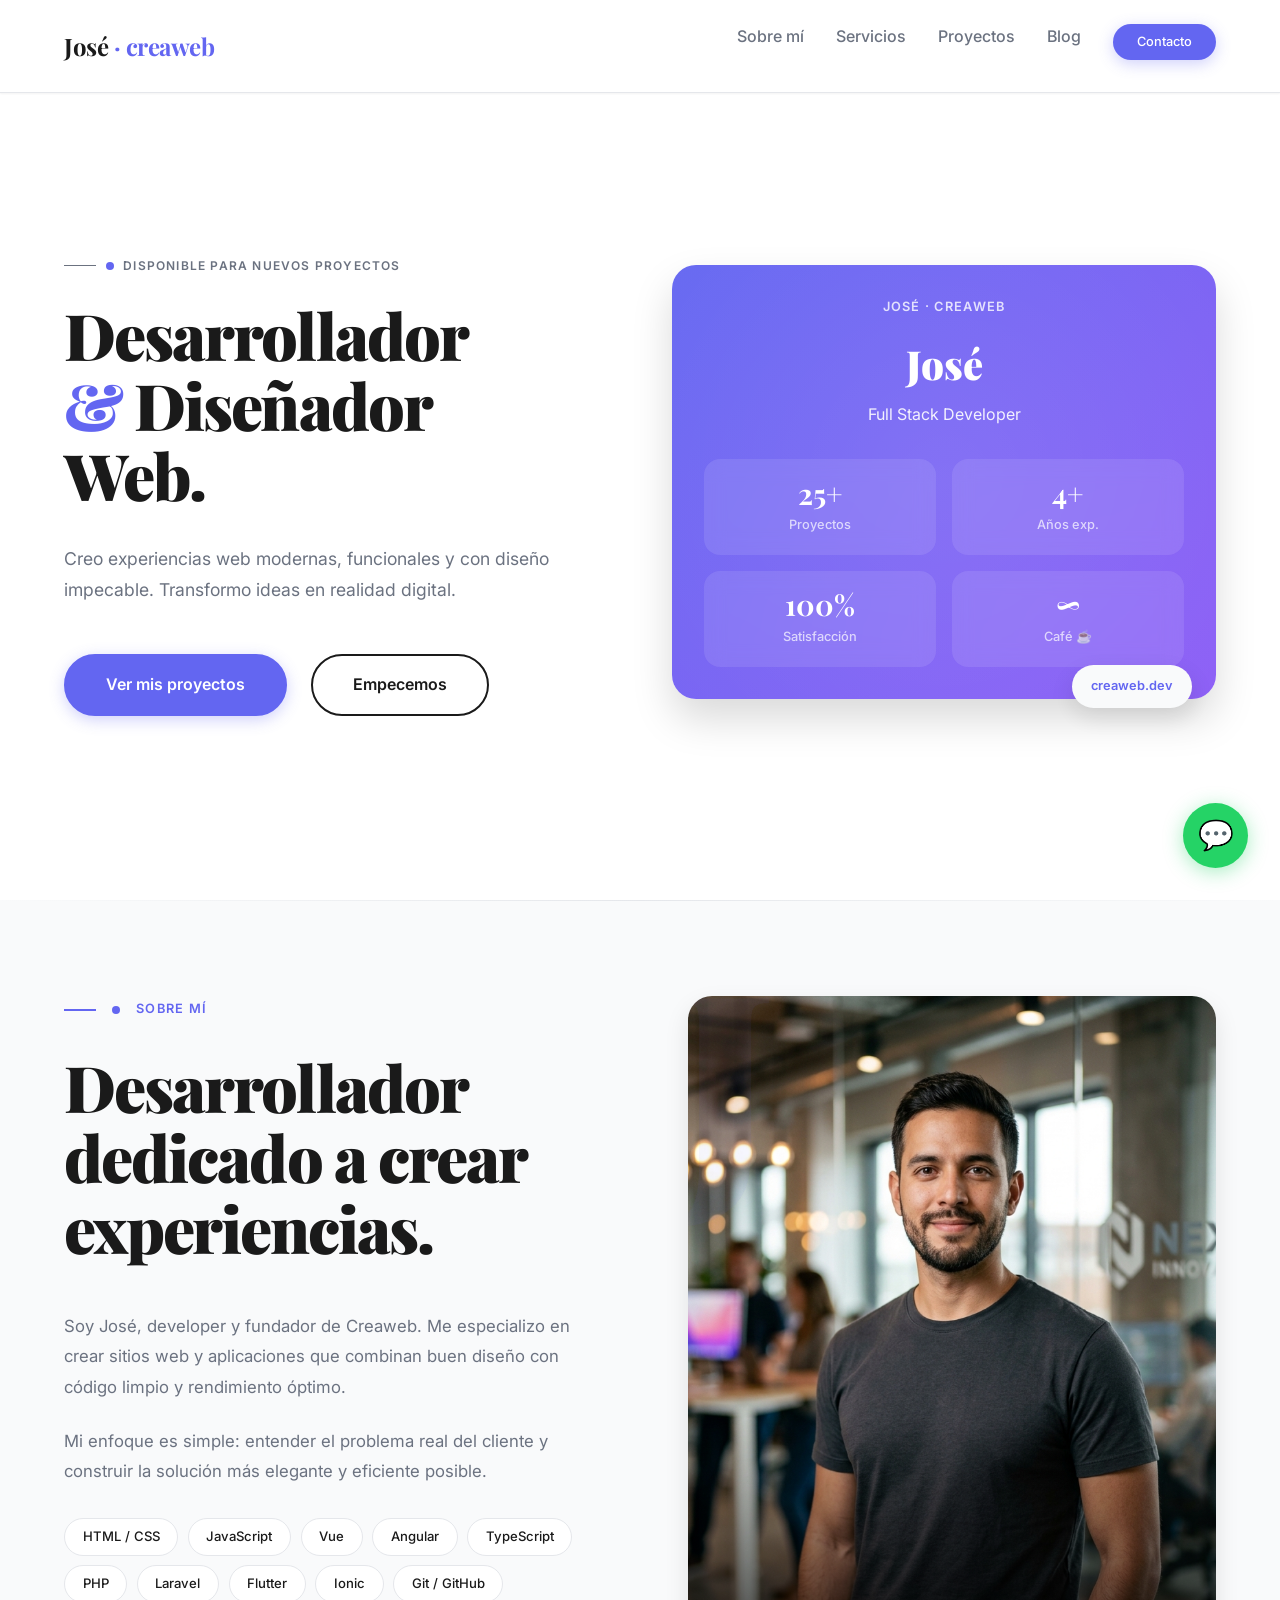
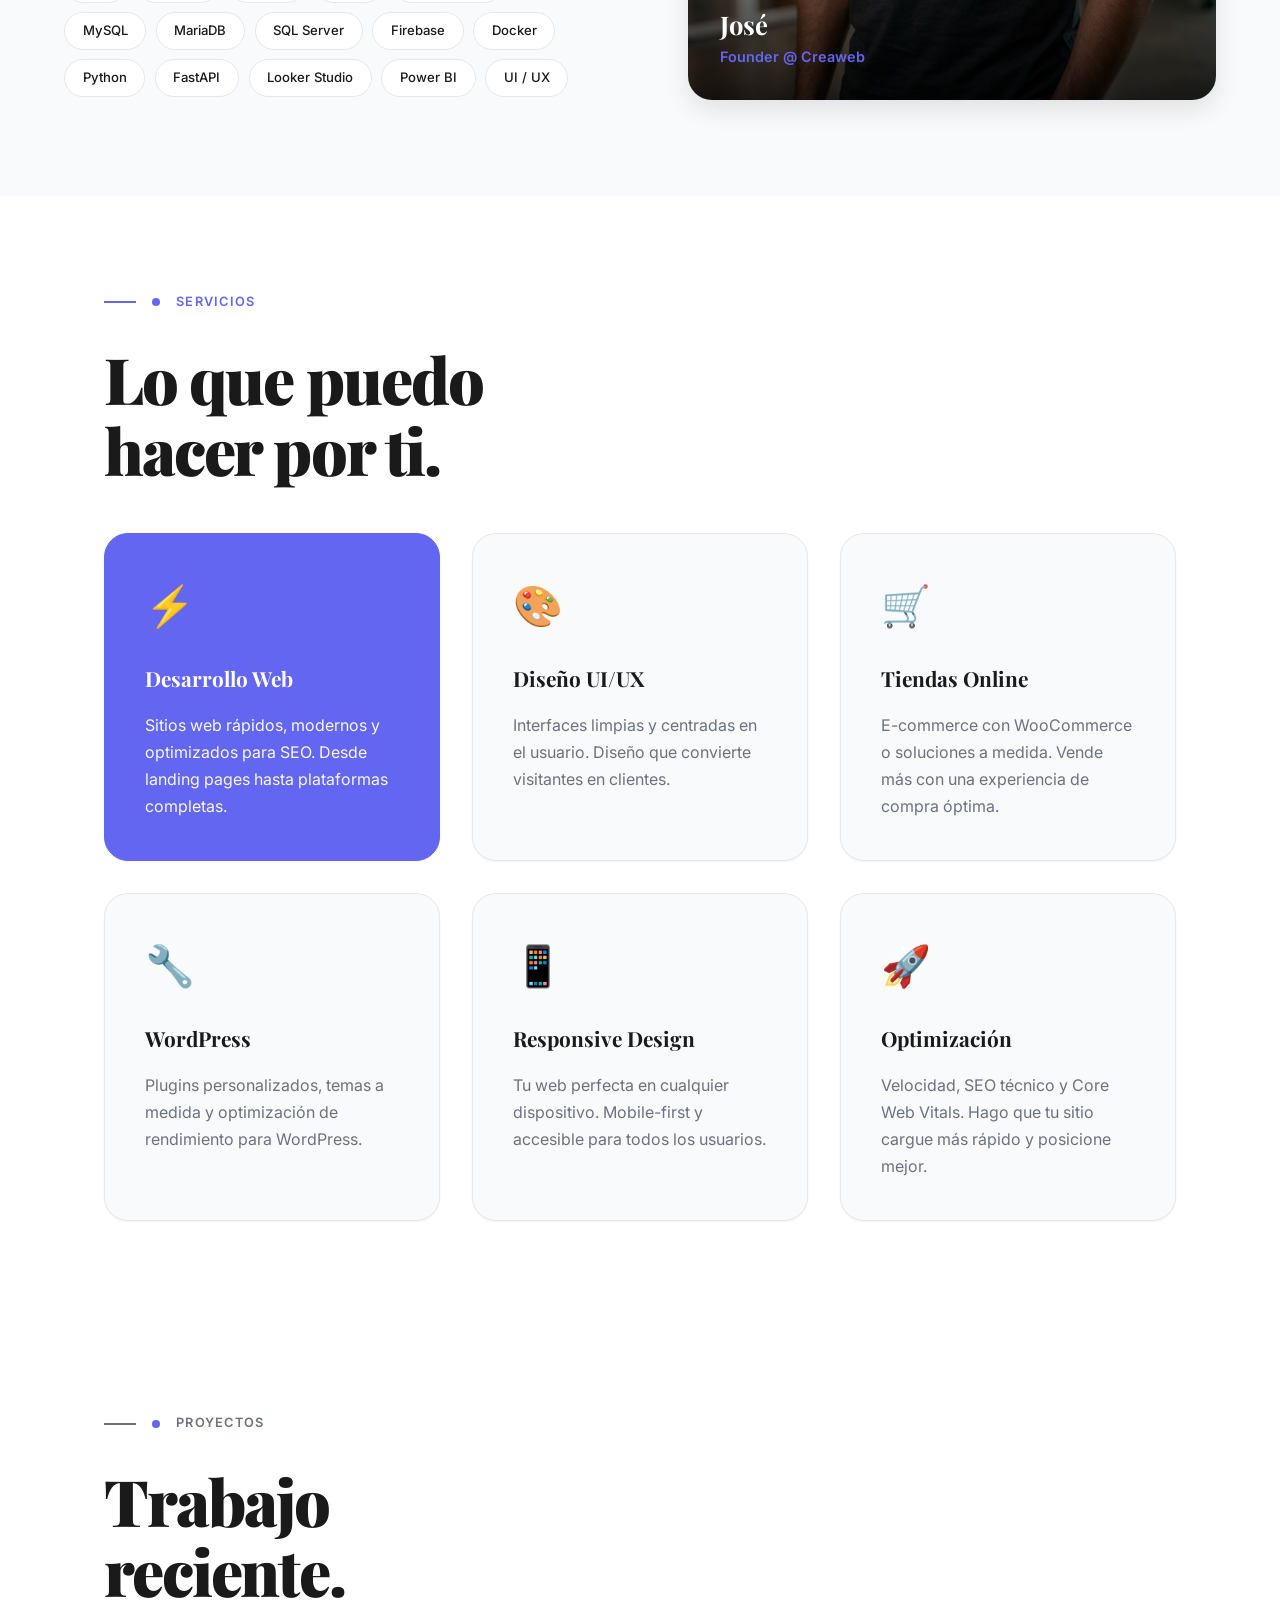
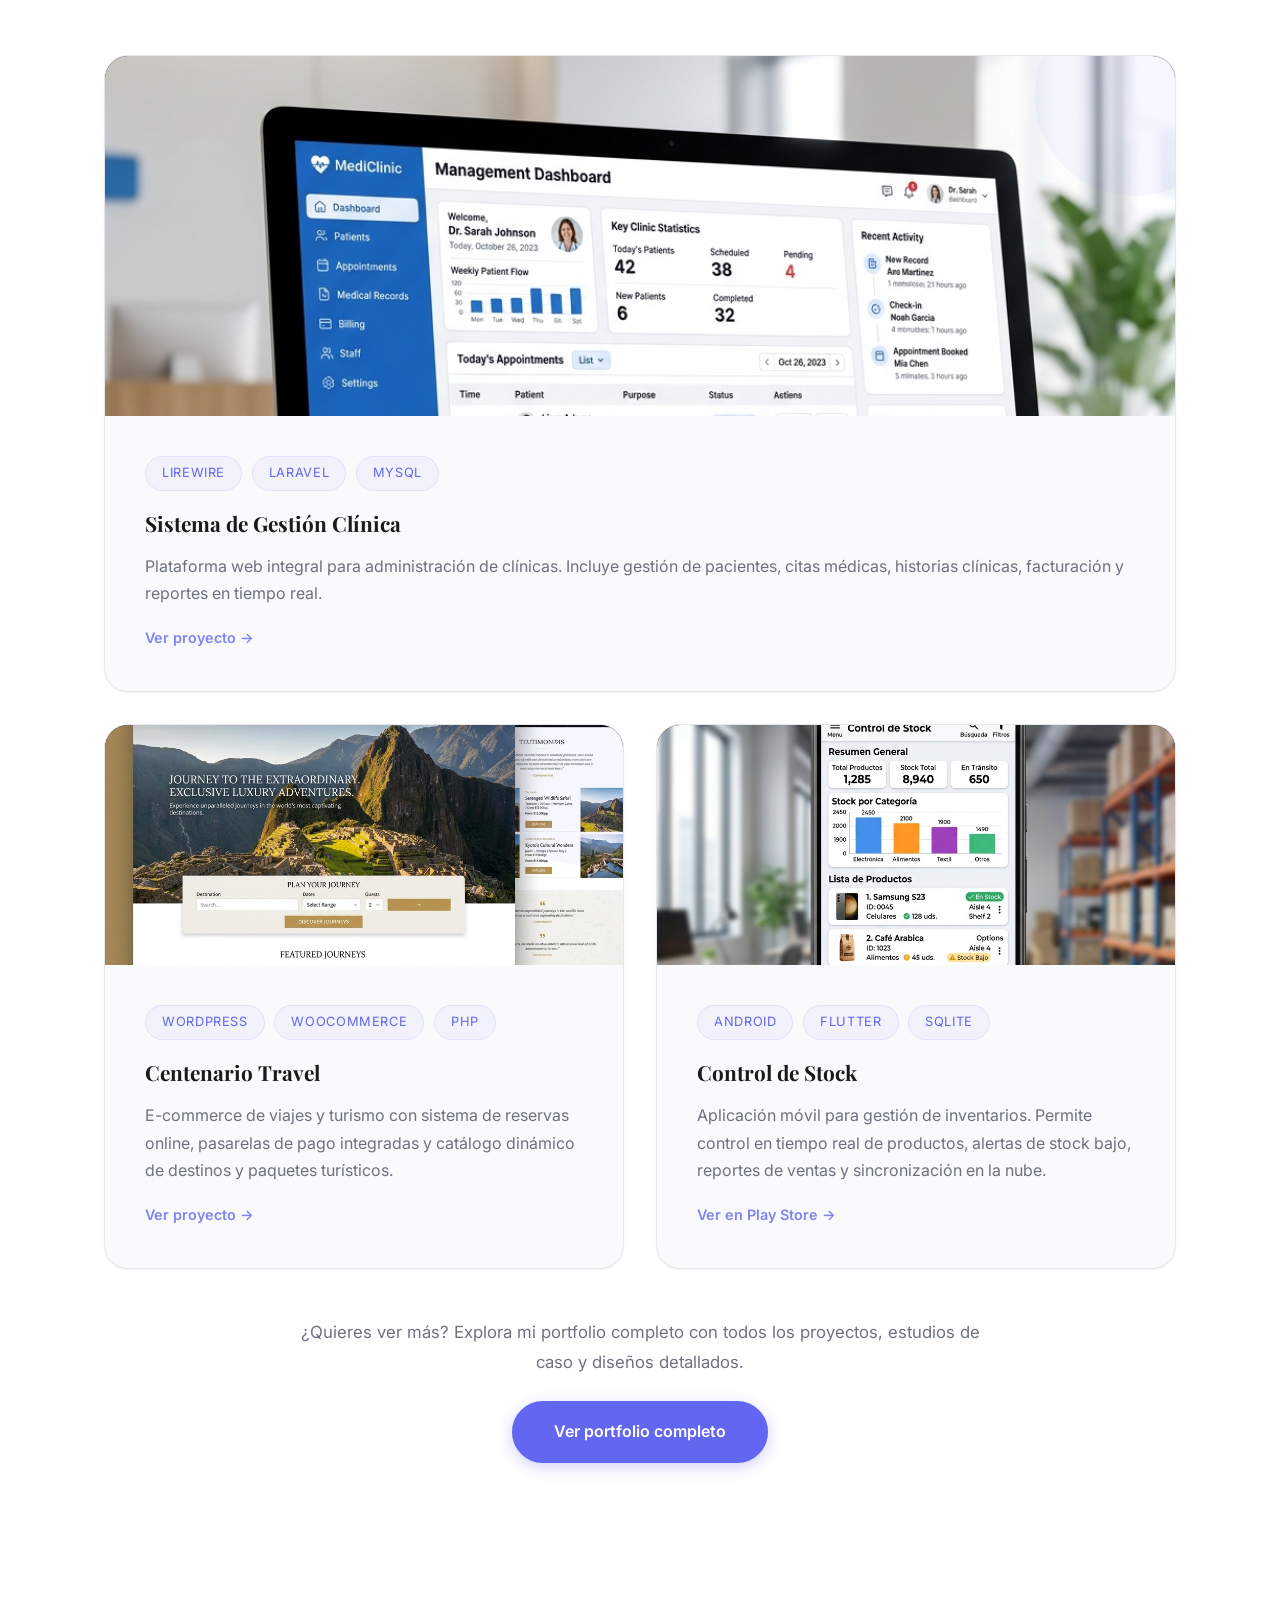
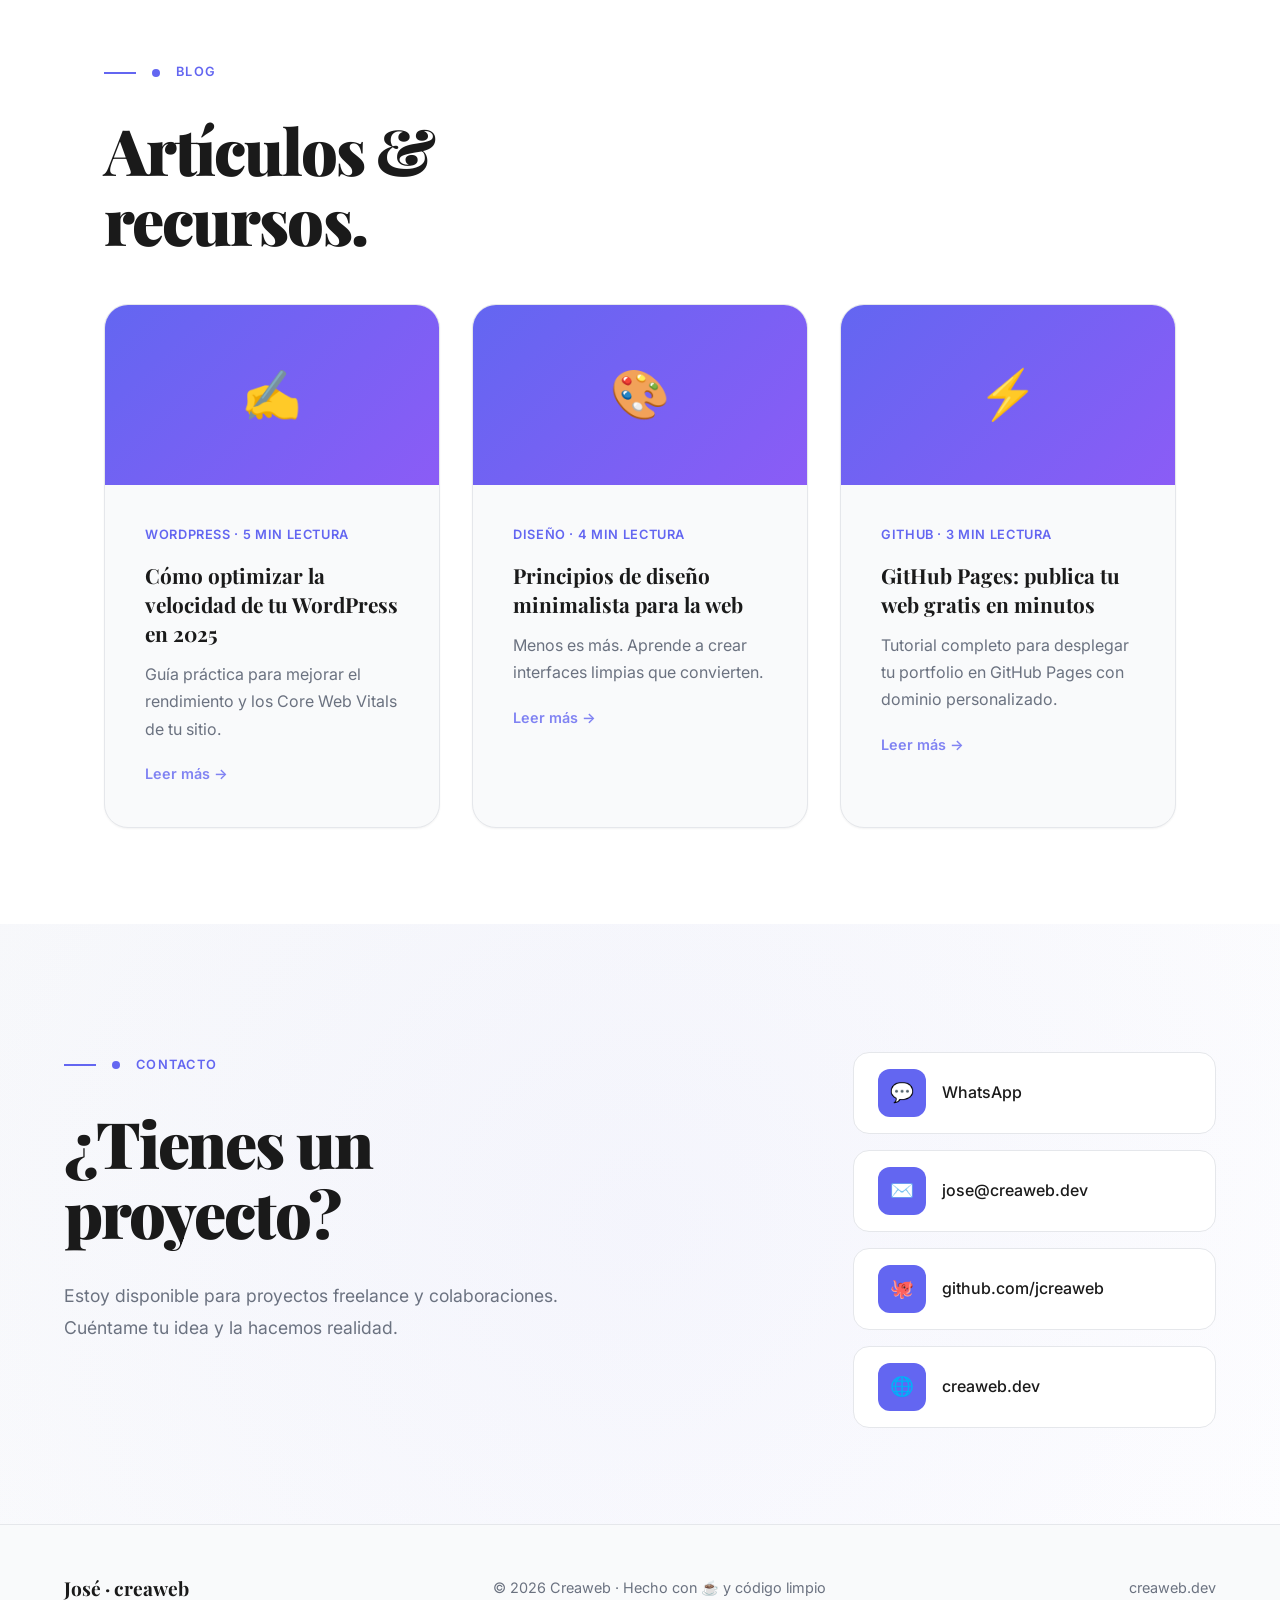
<file: index.html>
<!DOCTYPE html>
<html lang="es">
<head>
  <meta charset="UTF-8" />
  <meta name="viewport" content="width=device-width, initial-scale=1.0"/>
  <title>José · Creaweb Developer</title>
  <link rel="preconnect" href="https://fonts.googleapis.com">
  <link rel="preconnect" href="https://fonts.gstatic.com" crossorigin>
  <link href="https://fonts.googleapis.com/css2?family=Inter:wght@300;400;500;600;700&family=Playfair+Display:wght@700;900&display=swap" rel="stylesheet">
<link rel="stylesheet" href="styke.css">
</head>
<body>

  <!-- NAV -->
  <!-- FIX: eliminado <base target="_blank"> — los anchor links ahora funcionan en la misma pestaña -->
  <nav>
    <a href="#inicio" class="nav-logo" target="_self">José<span> · creaweb</span></a>
    <ul class="nav-links">
      <li><a href="#sobre-mi" target="_self">Sobre mí</a></li>
      <li><a href="#servicios" target="_self">Servicios</a></li>
      <li><a href="#proyectos" target="_self">Proyectos</a></li>
      <li><a href="#blog" target="_self">Blog</a></li>
      <li><a href="#contacto" class="nav-cta" target="_self">Contacto</a></li>
    </ul>
    <div class="menu-toggle" id="mobile-menu">
      <span></span>
      <span></span>
      <span></span>
    </div>
  </nav>

  <!-- HERO -->
  <section id="inicio">
    <div class="hero-content">
      <div class="hero-tag"><span class="dot"></span> Disponible para nuevos proyectos</div>
      <h1>Desarrollador<br><em>&amp;</em> Diseñador<br>Web.</h1>
      <p class="hero-desc">
        Creo experiencias web modernas, funcionales y con diseño impecable. Transformo ideas en realidad digital.
      </p>
      <div class="hero-actions">
        <a href="#proyectos" class="btn-primary" target="_self">Ver mis proyectos</a>
        <a href="#contacto" class="btn-secondary" target="_self">Empecemos</a>
      </div>
    </div>

    <div class="hero-visual">
      <div class="hero-card">
        <div class="hero-card-label">José · Creaweb</div>
        <div class="hero-card-name">José</div>
        <div class="hero-card-role">Full Stack Developer</div>
        <div class="hero-stats">
          <div class="stat-item">
            <div class="stat-num">25+</div>
            <div class="stat-label">Proyectos</div>
          </div>
          <div class="stat-item">
            <div class="stat-num">4+</div>
            <div class="stat-label">Años exp.</div>
          </div>
          <div class="stat-item">
            <div class="stat-num">100%</div>
            <div class="stat-label">Satisfacción</div>
          </div>
          <div class="stat-item">
            <div class="stat-num">∞</div>
            <div class="stat-label">Café ☕</div>
          </div>
        </div>
      </div>
      <a href="https://creaweb.dev" target="_blank" rel="noopener" class="hero-badge">creaweb.dev</a>
    </div>
  </section>

  <!-- SOBRE MÍ -->
  <section id="sobre-mi">
    <div class="about-text reveal">
      <div class="section-label"><span class="dot"></span> Sobre mí</div>
      <h2>Desarrollador<br>dedicado a crear<br>experiencias.</h2>
      <p>
        Soy José, developer y fundador de Creaweb. Me especializo en crear sitios web y aplicaciones que combinan buen diseño con código limpio y rendimiento óptimo.
      </p>
      <p>
        Mi enfoque es simple: entender el problema real del cliente y construir la solución más elegante y eficiente posible.
      </p>
      <div class="skills-grid">
        <span class="skill-tag">HTML / CSS</span>
        <span class="skill-tag">JavaScript</span>
         <span class="skill-tag">Vue</span>
        <span class="skill-tag">Angular</span>
        <span class="skill-tag">TypeScript</span>
        <span class="skill-tag">PHP</span>
        <span class="skill-tag">Laravel</span>
         <span class="skill-tag">Flutter</span>
         <span class="skill-tag">Ionic</span>
        <span class="skill-tag">Git / GitHub</span>
        <span class="skill-tag">MySQL</span>
        <span class="skill-tag">MariaDB</span>
        <span class="skill-tag">SQL Server</span>
        <span class="skill-tag">Firebase</span>
        <span class="skill-tag">Docker</span>
        <span class="skill-tag">Python</span>
        <span class="skill-tag">FastAPI</span>
        <span class="skill-tag">Looker Studio</span>
        <span class="skill-tag">Power BI</span>
        <span class="skill-tag">UI / UX</span>
      </div>
    </div>
    <div class="about-image reveal reveal-delay-2">
      <div class="about-box">
        <div class="about-box-name">José</div>
        <div class="about-box-role">Founder @ Creaweb</div>
      </div>
    </div>
  </section>

  <!-- SERVICIOS -->
  <section id="servicios">
    <div class="section-label reveal"><span class="dot"></span> Servicios</div>
    <h2 class="reveal reveal-delay-1">Lo que puedo<br>hacer por ti.</h2>
    <div class="services-grid">
      <div class="service-card reveal reveal-delay-1">
        <span class="service-icon">⚡</span>
        <h3>Desarrollo Web</h3>
        <p>Sitios web rápidos, modernos y optimizados para SEO. Desde landing pages hasta plataformas completas.</p>
      </div>
      <div class="service-card reveal reveal-delay-2">
        <span class="service-icon">🎨</span>
        <h3>Diseño UI/UX</h3>
        <p>Interfaces limpias y centradas en el usuario. Diseño que convierte visitantes en clientes.</p>
      </div>
      <div class="service-card reveal reveal-delay-3">
        <span class="service-icon">🛒</span>
        <h3>Tiendas Online</h3>
        <p>E-commerce con WooCommerce o soluciones a medida. Vende más con una experiencia de compra óptima.</p>
      </div>
      <div class="service-card reveal reveal-delay-1">
        <span class="service-icon">🔧</span>
        <h3>WordPress</h3>
        <p>Plugins personalizados, temas a medida y optimización de rendimiento para WordPress.</p>
      </div>
      <div class="service-card reveal reveal-delay-2">
        <span class="service-icon">📱</span>
        <h3>Responsive Design</h3>
        <p>Tu web perfecta en cualquier dispositivo. Mobile-first y accesible para todos los usuarios.</p>
      </div>
      <div class="service-card reveal reveal-delay-3">
        <span class="service-icon">🚀</span>
        <h3>Optimización</h3>
        <p>Velocidad, SEO técnico y Core Web Vitals. Hago que tu sitio cargue más rápido y posicione mejor.</p>
      </div>
    </div>
  </section>

  <!-- PROYECTOS -->
  <!-- FIX: projects-footer movido al final del grid, no antes -->
  <section id="proyectos">
    <div class="section-label reveal"><span class="dot"></span> Proyectos</div>
    <h2 class="reveal reveal-delay-1">Trabajo<br>reciente.</h2>
    <div class="projects-grid">
      <a href="https://clinic.creaweb.dev/" class="project-card reveal reveal-delay-1" target="_blank" rel="noopener">
        <div class="project-thumb">
          <img src="images/projects/clinic-preview.png" alt="Sistema de Gestión Clínica">
          <div class="project-thumb-accent"></div>
        </div>
        <div class="project-info">
          <div class="project-tags">
            <span class="project-tag">Lirewire</span>
            <span class="project-tag">Laravel</span>
            <span class="project-tag">MySQL</span>
          </div>
          <h3>Sistema de Gestión Clínica</h3>
          <p>Plataforma web integral para administración de clínicas. Incluye gestión de pacientes, citas médicas, historias clínicas, facturación y reportes en tiempo real.</p>
          <span class="project-link">Ver proyecto →</span>
        </div>
      </a>
      <a href="https://centenariotravel.com/es/inicio/" class="project-card reveal reveal-delay-2" target="_blank" rel="noopener">
        <div class="project-thumb">
          <img src="images/projects/centenario-preview.png" alt="Centenario Travel">
          <div class="project-thumb-accent"></div>
        </div>
        <div class="project-info">
          <div class="project-tags">
            <span class="project-tag">WordPress</span>
            <span class="project-tag">WooCommerce</span>
            <span class="project-tag">PHP</span>
          </div>
          <h3>Centenario Travel</h3>
          <p>E-commerce de viajes y turismo con sistema de reservas online, pasarelas de pago integradas y catálogo dinámico de destinos y paquetes turísticos.</p>
          <span class="project-link">Ver proyecto →</span>
        </div>
      </a>
      <a href="https://play.google.com/store/apps/details?id=com.websitedinamico.control_stock" class="project-card reveal reveal-delay-3" target="_blank" rel="noopener">
        <div class="project-thumb">
          <img src="images/projects/control-stock-preview.png" alt="Control de Stock App">
          <div class="project-thumb-accent"></div>
        </div>
        <div class="project-info">
          <div class="project-tags">
            <span class="project-tag">Android</span>
            <span class="project-tag">Flutter</span>
            <span class="project-tag">SQLite</span>
          </div>
          <h3>Control de Stock</h3>
          <p>Aplicación móvil para gestión de inventarios. Permite control en tiempo real de productos, alertas de stock bajo, reportes de ventas y sincronización en la nube.</p>
          <span class="project-link">Ver en Play Store →</span>
        </div>
      </a>
    </div>
      </a>
    </div>
    <div class="projects-footer reveal">
      <p class="projects-footer-text">
        ¿Quieres ver más? Explora mi portfolio completo con todos los proyectos, estudios de caso y diseños detallados.
      </p>
      <a href="https://creaweb.dev" target="_blank" class="btn-primary projects-cta">Ver portfolio completo</a>
    </div>
  </section>

  <!-- BLOG -->
  <section id="blog">
    <div class="section-label reveal"><span class="dot"></span> Blog</div>
    <h2 class="reveal reveal-delay-1">Artículos &amp;<br>recursos.</h2>
    <div class="blog-grid">
      <a href="#" class="blog-card reveal reveal-delay-1" target="_blank" rel="noopener">
        <div class="blog-thumb">✍️</div>
        <div class="blog-info">
          <div class="blog-meta">WordPress · 5 min lectura</div>
          <h3>Cómo optimizar la velocidad de tu WordPress en 2025</h3>
          <p>Guía práctica para mejorar el rendimiento y los Core Web Vitals de tu sitio.</p>
          <span class="blog-link">Leer más →</span>
        </div>
      </a>
      <a href="#" class="blog-card reveal reveal-delay-2" target="_blank" rel="noopener">
        <div class="blog-thumb">🎨</div>
        <div class="blog-info">
          <div class="blog-meta">Diseño · 4 min lectura</div>
          <h3>Principios de diseño minimalista para la web</h3>
          <p>Menos es más. Aprende a crear interfaces limpias que convierten.</p>
          <span class="blog-link">Leer más →</span>
        </div>
      </a>
      <a href="#" class="blog-card reveal reveal-delay-3" target="_blank" rel="noopener">
        <div class="blog-thumb">⚡</div>
        <div class="blog-info">
          <div class="blog-meta">GitHub · 3 min lectura</div>
          <h3>GitHub Pages: publica tu web gratis en minutos</h3>
          <p>Tutorial completo para desplegar tu portfolio en GitHub Pages con dominio personalizado.</p>
          <span class="blog-link">Leer más →</span>
        </div>
      </a>
    </div>
  </section>

  <!-- CONTACTO -->
  <section id="contacto" class="contact-section">
    <div class="contact-container">
      <div class="contact-info reveal">
        <div class="section-label"><span class="dot"></span> Contacto</div>
        <h2>¿Tienes un<br>proyecto?</h2>
        <p>Estoy disponible para proyectos freelance y colaboraciones. Cuéntame tu idea y la hacemos realidad.</p>
      </div>


      <div class="contact-links reveal reveal-delay-2">
        <a href="https://wa.me/51925476258" class="contact-link" target="_blank" rel="noopener">
          <div class="contact-link-icon">💬</div>
          <span class="contact-link-text">WhatsApp</span>
        </a>
        <a href="mailto:jose@creaweb.dev" class="contact-link">
          <div class="contact-link-icon">✉️</div>
          <span class="contact-link-text">jose@creaweb.dev</span>
        </a>
        <a href="https://github.com/jcreaweb" class="contact-link" target="_blank" rel="noopener">
          <div class="contact-link-icon">🐙</div>
          <span class="contact-link-text">github.com/jcreaweb</span>
        </a>
        <a href="https://creaweb.dev" class="contact-link" target="_blank" rel="noopener">
          <div class="contact-link-icon">🌐</div>
          <span class="contact-link-text">creaweb.dev</span>
        </a>
      </div>
    </div>
  </section>

  <!-- FOOTER -->
  <footer>
    <a href="#inicio" class="footer-logo" target="_self">José · creaweb</a>
    <p>© 2026 Creaweb · Hecho con ☕ y código limpio</p>
    <p><a href="https://creaweb.dev" target="_blank" rel="noopener" style="color:var(--muted);text-decoration:none;">creaweb.dev</a></p>
  </footer>

  <!-- WhatsApp Floating Button -->
  <a href="https://wa.me/51925476258" class="whatsapp-float" target="_blank" rel="noopener" aria-label="Contactar por WhatsApp">
    <div class="whatsapp-icon">💬</div>
    <div class="whatsapp-text">Contactar</div>
  </a>

  <script>
    // Mobile menu toggle
    const menuToggle = document.getElementById('mobile-menu');
    const navLinks = document.querySelector('.nav-links');

    menuToggle.addEventListener('click', () => {
      navLinks.classList.toggle('active');
      menuToggle.classList.toggle('active');
    });

    document.querySelectorAll('.nav-links a').forEach(link => {
      link.addEventListener('click', () => {
        navLinks.classList.remove('active');
        menuToggle.classList.remove('active');
      });
    });

    // Scroll reveal
    const revealObserver = new IntersectionObserver((entries) => {
      entries.forEach(entry => {
        if (entry.isIntersecting) {
          entry.target.classList.add('visible');
          revealObserver.unobserve(entry.target);
        }
      });
    }, {
      threshold: 0.1,
      rootMargin: '0px 0px -60px 0px'
    });

    document.querySelectorAll('.reveal').forEach(el => revealObserver.observe(el));

    // Nav scroll effect
    const nav = document.querySelector('nav');
    window.addEventListener('scroll', () => {
      nav.classList.toggle('scrolled', window.pageYOffset > 50);
    });

    // Smooth scroll para anchor links internos
    document.querySelectorAll('a[href^="#"]').forEach(anchor => {
      anchor.addEventListener('click', function(e) {
        e.preventDefault();
        const target = document.querySelector(this.getAttribute('href'));
        if (target) {
          window.scrollTo({
            top: target.offsetTop - 80,
            behavior: 'smooth'
          });
        }
      });
    });

    // Parallax hero visual
    const heroVisual = document.querySelector('.hero-visual');
    if (heroVisual) {
      window.addEventListener('scroll', () => {
        const scrolled = window.pageYOffset;
        if (scrolled < window.innerHeight) {
          heroVisual.style.transform = `translateY(${scrolled * 0.15}px)`;
        }
      }, { passive: true });
    }
  </script>

</body>
</html>
</file>
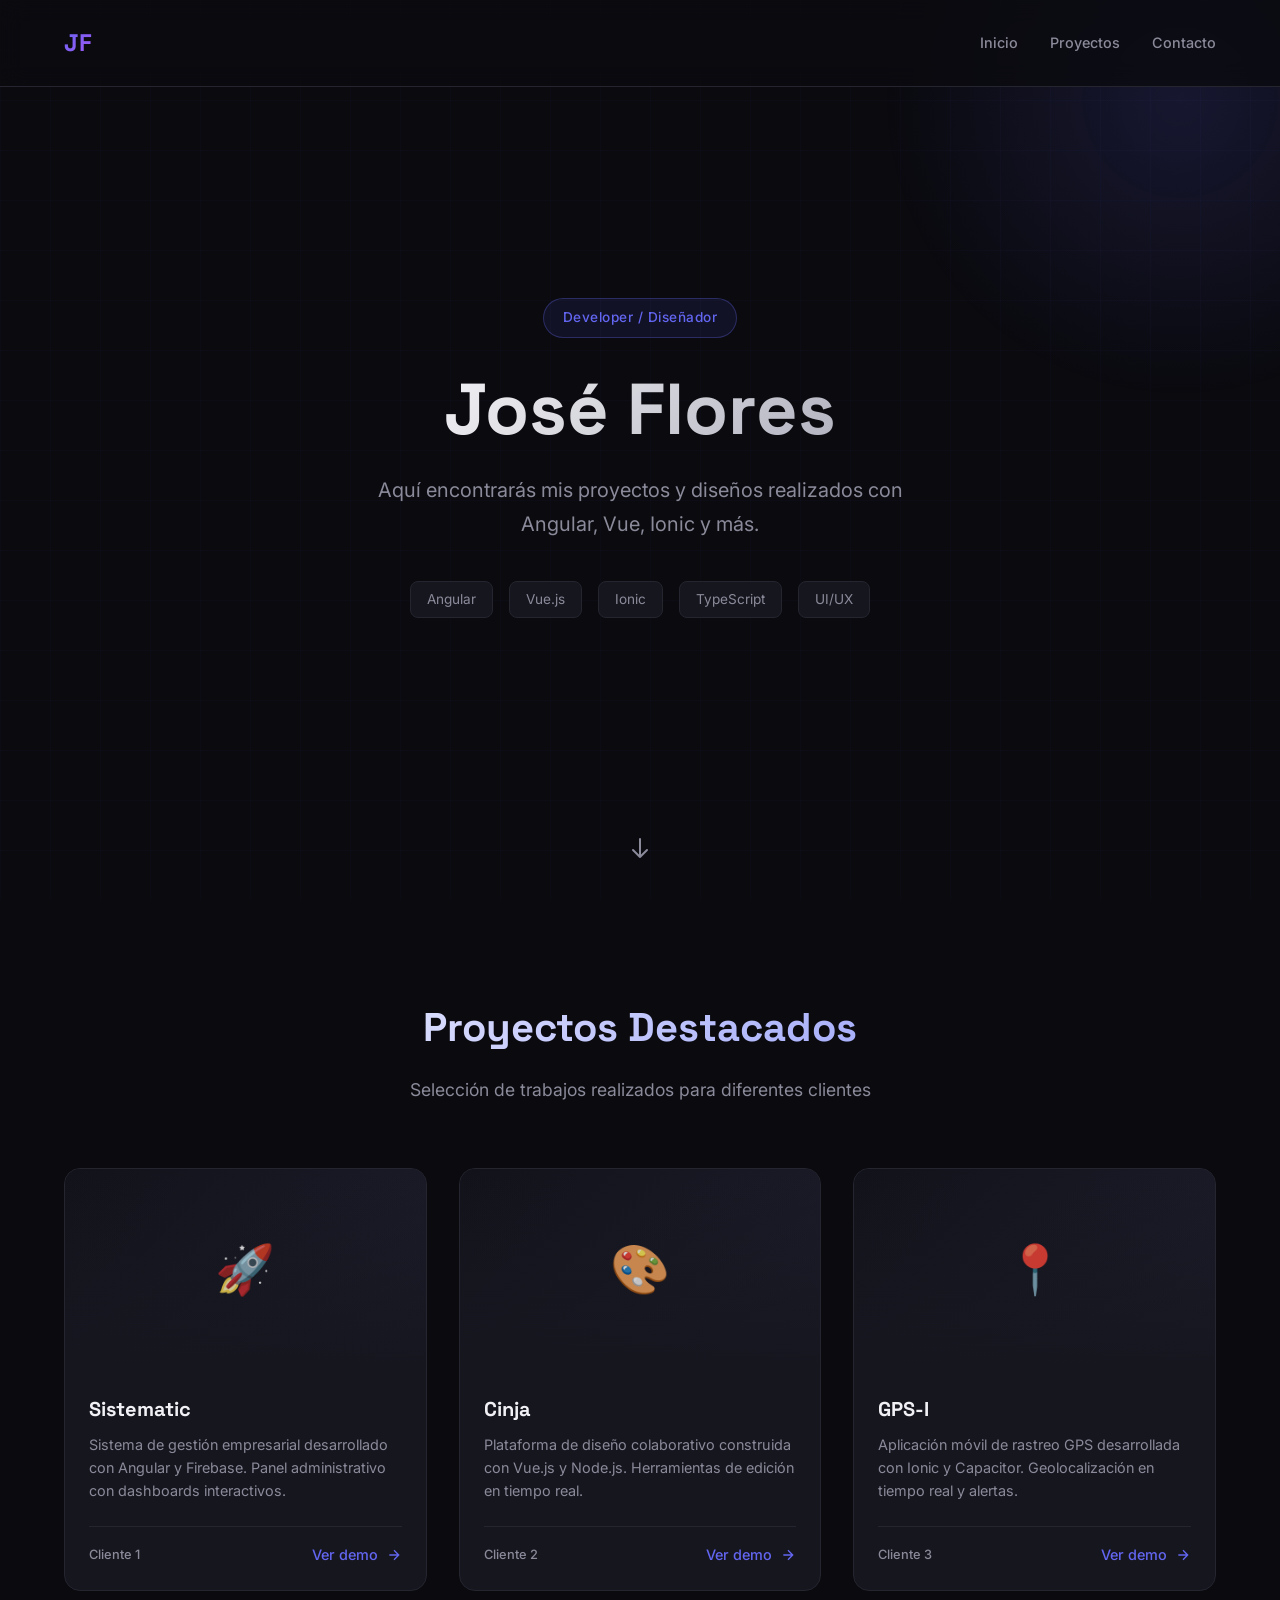
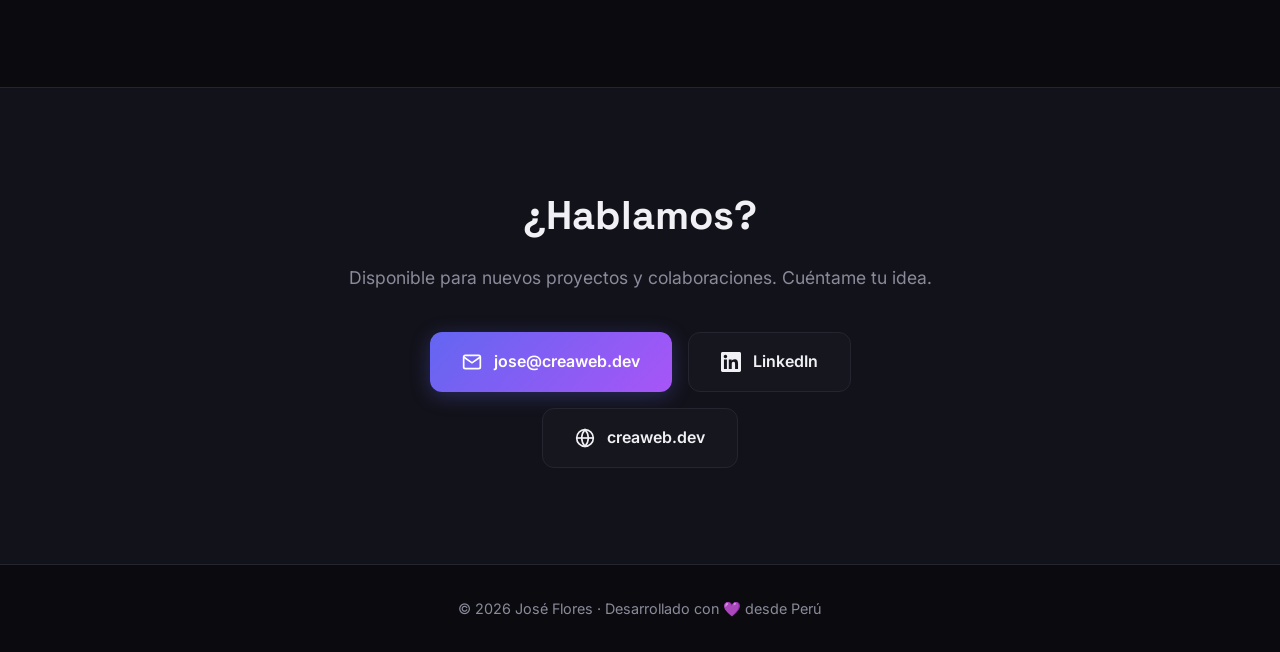
<file: portafolio/index.html>
<!DOCTYPE html>
<html lang="es">
<head>
    <meta charset="UTF-8">
    <meta name="viewport" content="width=device-width, initial-scale=1.0">
    <title>José Flores · Developer & Designer</title>
    <link rel="preconnect" href="https://fonts.googleapis.com">
    <link rel="preconnect" href="https://fonts.gstatic.com" crossorigin>
    <link href="https://fonts.googleapis.com/css2?family=Inter:wght@300;400;500;600;700&family=Space+Grotesk:wght@500;700&display=swap" rel="stylesheet">
    <style>
        :root {
            --bg-primary: #0a0a0f;
            --bg-secondary: #12121a;
            --bg-card: #16161f;
            --text-primary: #f0f0f5;
            --text-secondary: #8a8a9a;
            --accent: #6366f1;
            --accent-hover: #818cf8;
            --border: #252530;
            --gradient-start: #6366f1;
            --gradient-end: #a855f7;
        }

        * {
            margin: 0;
            padding: 0;
            box-sizing: border-box;
        }

        html {
            scroll-behavior: smooth;
        }

        body {
            font-family: 'Inter', sans-serif;
            background-color: var(--bg-primary);
            color: var(--text-primary);
            line-height: 1.6;
            overflow-x: hidden;
        }

        /* Background Animation */
        .bg-grid {
            position: fixed;
            top: 0;
            left: 0;
            width: 100%;
            height: 100%;
            background-image: 
                linear-gradient(rgba(99, 102, 241, 0.03) 1px, transparent 1px),
                linear-gradient(90deg, rgba(99, 102, 241, 0.03) 1px, transparent 1px);
            background-size: 50px 50px;
            pointer-events: none;
            z-index: 0;
        }

        .bg-glow {
            position: fixed;
            width: 600px;
            height: 600px;
            background: radial-gradient(circle, rgba(99, 102, 241, 0.15) 0%, transparent 70%);
            top: -200px;
            right: -200px;
            pointer-events: none;
            z-index: 0;
            animation: float 20s ease-in-out infinite;
        }

        @keyframes float {
            0%, 100% { transform: translate(0, 0); }
            50% { transform: translate(-30px, 30px); }
        }

        /* Navigation */
        nav {
            position: fixed;
            top: 0;
            width: 100%;
            padding: 1.5rem 5%;
            display: flex;
            justify-content: space-between;
            align-items: center;
            z-index: 100;
            background: rgba(10, 10, 15, 0.8);
            backdrop-filter: blur(12px);
            border-bottom: 1px solid var(--border);
        }

        .logo {
            font-family: 'Space Grotesk', sans-serif;
            font-size: 1.5rem;
            font-weight: 700;
            background: linear-gradient(135deg, var(--gradient-start), var(--gradient-end));
            -webkit-background-clip: text;
            -webkit-text-fill-color: transparent;
            background-clip: text;
        }

        .nav-links {
            display: flex;
            gap: 2rem;
            list-style: none;
        }

        .nav-links a {
            color: var(--text-secondary);
            text-decoration: none;
            font-size: 0.9rem;
            font-weight: 500;
            transition: color 0.3s;
            position: relative;
        }

        .nav-links a::after {
            content: '';
            position: absolute;
            bottom: -4px;
            left: 0;
            width: 0;
            height: 2px;
            background: linear-gradient(90deg, var(--gradient-start), var(--gradient-end));
            transition: width 0.3s;
        }

        .nav-links a:hover {
            color: var(--text-primary);
        }

        .nav-links a:hover::after {
            width: 100%;
        }

        /* Hero Section */
        .hero {
            min-height: 100vh;
            display: flex;
            align-items: center;
            justify-content: center;
            text-align: center;
            padding: 8rem 2rem 4rem;
            position: relative;
            z-index: 1;
        }

        .hero-content {
            max-width: 800px;
        }

        .hero-badge {
            display: inline-block;
            padding: 0.5rem 1.2rem;
            background: rgba(99, 102, 241, 0.1);
            border: 1px solid rgba(99, 102, 241, 0.3);
            border-radius: 50px;
            font-size: 0.85rem;
            color: var(--accent);
            margin-bottom: 2rem;
            font-weight: 500;
            letter-spacing: 0.5px;
        }

        .hero h1 {
            font-family: 'Space Grotesk', sans-serif;
            font-size: clamp(2.5rem, 6vw, 4.5rem);
            font-weight: 700;
            line-height: 1.1;
            margin-bottom: 1.5rem;
            background: linear-gradient(135deg, #fff 0%, #a5a5b5 100%);
            -webkit-background-clip: text;
            -webkit-text-fill-color: transparent;
            background-clip: text;
        }

        .hero-description {
            font-size: 1.25rem;
            color: var(--text-secondary);
            max-width: 600px;
            margin: 0 auto 2.5rem;
            line-height: 1.7;
        }

        .tech-stack {
            display: flex;
            justify-content: center;
            gap: 1rem;
            flex-wrap: wrap;
            margin-bottom: 3rem;
        }

        .tech-tag {
            padding: 0.4rem 1rem;
            background: var(--bg-card);
            border: 1px solid var(--border);
            border-radius: 8px;
            font-size: 0.85rem;
            color: var(--text-secondary);
            transition: all 0.3s;
        }

        .tech-tag:hover {
            border-color: var(--accent);
            color: var(--accent);
            transform: translateY(-2px);
        }

        .scroll-indicator {
            position: absolute;
            bottom: 2rem;
            left: 50%;
            transform: translateX(-50%);
            animation: bounce 2s infinite;
        }

        @keyframes bounce {
            0%, 20%, 50%, 80%, 100% { transform: translateX(-50%) translateY(0); }
            40% { transform: translateX(-50%) translateY(-10px); }
            60% { transform: translateX(-50%) translateY(-5px); }
        }

        .scroll-indicator svg {
            width: 24px;
            height: 24px;
            color: var(--text-secondary);
        }

        /* Projects Section */
        .projects {
            padding: 6rem 5%;
            position: relative;
            z-index: 1;
        }

        .section-header {
            text-align: center;
            margin-bottom: 4rem;
        }

        .section-header h2 {
            font-family: 'Space Grotesk', sans-serif;
            font-size: 2.5rem;
            margin-bottom: 1rem;
            background: linear-gradient(135deg, #fff, var(--accent-hover));
            -webkit-background-clip: text;
            -webkit-text-fill-color: transparent;
            background-clip: text;
        }

        .section-header p {
            color: var(--text-secondary);
            font-size: 1.1rem;
        }

        .projects-grid {
            display: grid;
            grid-template-columns: repeat(auto-fit, minmax(320px, 1fr));
            gap: 2rem;
            max-width: 1200px;
            margin: 0 auto;
        }

        .project-card {
            background: var(--bg-card);
            border: 1px solid var(--border);
            border-radius: 16px;
            overflow: hidden;
            transition: all 0.4s cubic-bezier(0.4, 0, 0.2, 1);
            text-decoration: none;
            color: inherit;
            display: block;
            position: relative;
        }

        .project-card::before {
            content: '';
            position: absolute;
            top: 0;
            left: 0;
            right: 0;
            height: 2px;
            background: linear-gradient(90deg, var(--gradient-start), var(--gradient-end));
            transform: scaleX(0);
            transition: transform 0.4s;
        }

        .project-card:hover {
            transform: translateY(-8px);
            border-color: rgba(99, 102, 241, 0.3);
            box-shadow: 0 20px 40px rgba(0, 0, 0, 0.4);
        }

        .project-card:hover::before {
            transform: scaleX(1);
        }

        .project-thumbnail {
            width: 100%;
            height: 200px;
            background: linear-gradient(135deg, var(--bg-secondary), #1e1e2e);
            display: flex;
            align-items: center;
            justify-content: center;
            position: relative;
            overflow: hidden;
        }

        .project-thumbnail::after {
            content: '';
            position: absolute;
            top: 0;
            left: 0;
            right: 0;
            bottom: 0;
            background: linear-gradient(to bottom, transparent 0%, var(--bg-card) 100%);
        }

        .project-icon {
            font-size: 3rem;
            z-index: 1;
            opacity: 0.8;
        }

        .project-info {
            padding: 1.5rem;
        }

        .project-info h3 {
            font-family: 'Space Grotesk', sans-serif;
            font-size: 1.25rem;
            margin-bottom: 0.5rem;
            color: var(--text-primary);
        }

        .project-info p {
            color: var(--text-secondary);
            font-size: 0.9rem;
            line-height: 1.6;
        }

        .project-meta {
            display: flex;
            justify-content: space-between;
            align-items: center;
            margin-top: 1.5rem;
            padding-top: 1rem;
            border-top: 1px solid var(--border);
        }

        .project-client {
            font-size: 0.8rem;
            color: var(--text-secondary);
            font-weight: 500;
        }

        .project-link {
            display: flex;
            align-items: center;
            gap: 0.5rem;
            color: var(--accent);
            font-size: 0.9rem;
            font-weight: 500;
            transition: gap 0.3s;
        }

        .project-card:hover .project-link {
            gap: 0.8rem;
        }

        /* Contact Section */
        .contact {
            padding: 6rem 5%;
            position: relative;
            z-index: 1;
            background: var(--bg-secondary);
            border-top: 1px solid var(--border);
        }

        .contact-content {
            max-width: 600px;
            margin: 0 auto;
            text-align: center;
        }

        .contact h2 {
            font-family: 'Space Grotesk', sans-serif;
            font-size: 2.5rem;
            margin-bottom: 1rem;
        }

        .contact > .contact-content > p {
            color: var(--text-secondary);
            font-size: 1.1rem;
            margin-bottom: 2.5rem;
        }

        .contact-buttons {
            display: flex;
            gap: 1rem;
            justify-content: center;
            flex-wrap: wrap;
        }

        .btn {
            display: inline-flex;
            align-items: center;
            gap: 0.75rem;
            padding: 1rem 2rem;
            border-radius: 12px;
            font-weight: 600;
            font-size: 1rem;
            text-decoration: none;
            transition: all 0.3s;
            cursor: pointer;
            border: none;
            font-family: inherit;
        }

        .btn-primary {
            background: linear-gradient(135deg, var(--gradient-start), var(--gradient-end));
            color: white;
            box-shadow: 0 4px 20px rgba(99, 102, 241, 0.3);
        }

        .btn-primary:hover {
            transform: translateY(-2px);
            box-shadow: 0 8px 30px rgba(99, 102, 241, 0.4);
        }

        .btn-secondary {
            background: var(--bg-card);
            color: var(--text-primary);
            border: 1px solid var(--border);
        }

        .btn-secondary:hover {
            border-color: var(--accent);
            color: var(--accent);
            transform: translateY(-2px);
        }

        /* Footer */
        footer {
            padding: 2rem 5%;
            text-align: center;
            color: var(--text-secondary);
            font-size: 0.9rem;
            border-top: 1px solid var(--border);
            position: relative;
            z-index: 1;
        }

        footer a {
            color: var(--accent);
            text-decoration: none;
        }

        /* Responsive */
        @media (max-width: 768px) {
            .nav-links {
                display: none;
            }
            
            .hero {
                padding: 6rem 1.5rem 3rem;
            }
            
            .projects-grid {
                grid-template-columns: 1fr;
            }
            
            .contact-buttons {
                flex-direction: column;
                align-items: stretch;
            }
            
            .btn {
                justify-content: center;
            }
        }

        /* Fade in animation */
        .fade-in {
            opacity: 0;
            transform: translateY(20px);
            animation: fadeIn 0.8s ease forwards;
        }

        @keyframes fadeIn {
            to {
                opacity: 1;
                transform: translateY(0);
            }
        }

        .delay-1 { animation-delay: 0.1s; }
        .delay-2 { animation-delay: 0.2s; }
        .delay-3 { animation-delay: 0.3s; }
        .delay-4 { animation-delay: 0.4s; }
    </style>
<base target="_blank">
</head>
<body>
    <div class="bg-grid"></div>
    <div class="bg-glow"></div>

    <nav>
        <div class="logo">JF</div>
        <ul class="nav-links">
            <li><a href="#inicio">Inicio</a></li>
            <li><a href="#proyectos">Proyectos</a></li>
            <li><a href="#contacto">Contacto</a></li>
        </ul>
    </nav>

    <section class="hero" id="inicio">
        <div class="hero-content">
            <div class="hero-badge fade-in">Developer / Diseñador</div>
            <h1 class="fade-in delay-1">José Flores</h1>
            <p class="hero-description fade-in delay-2">
                Aquí encontrarás mis proyectos y diseños realizados con Angular, Vue, Ionic y más.
            </p>
            <div class="tech-stack fade-in delay-3">
                <span class="tech-tag">Angular</span>
                <span class="tech-tag">Vue.js</span>
                <span class="tech-tag">Ionic</span>
                <span class="tech-tag">TypeScript</span>
                <span class="tech-tag">UI/UX</span>
            </div>
        </div>
        <div class="scroll-indicator">
            <svg xmlns="http://www.w3.org/2000/svg" fill="none" viewBox="0 0 24 24" stroke="currentColor" stroke-width="2">
                <path stroke-linecap="round" stroke-linejoin="round" d="M19 14l-7 7m0 0l-7-7m7 7V3" />
            </svg>
        </div>
    </section>

    <section class="projects" id="proyectos">
        <div class="section-header">
            <h2>Proyectos Destacados</h2>
            <p>Selección de trabajos realizados para diferentes clientes</p>
        </div>
        
        <div class="projects-grid">
            <!-- Proyecto 1 -->
            <a href="https://sistematic.net/" class="project-card fade-in delay-1">
                <div class="project-thumbnail">
                    <span class="project-icon">🚀</span>
                </div>
                <div class="project-info">
                    <h3>Sistematic</h3>
                    <p>Sistema de gestión empresarial desarrollado con Angular y Firebase. Panel administrativo con dashboards interactivos.</p>
                    <div class="project-meta">
                        <span class="project-client">Cliente 1</span>
                        <span class="project-link">
                            Ver demo 
                            <svg width="16" height="16" viewBox="0 0 24 24" fill="none" stroke="currentColor" stroke-width="2">
                                <path d="M5 12h14M12 5l7 7-7 7"/>
                            </svg>
                        </span>
                    </div>
                </div>
            </a>

            <!-- Proyecto 2 -->
            <a href="https://cinja.net/" class="project-card fade-in delay-2">
                <div class="project-thumbnail">
                    <span class="project-icon">🎨</span>
                </div>
                <div class="project-info">
                    <h3>Cinja</h3>
                    <p>Plataforma de diseño colaborativo construida con Vue.js y Node.js. Herramientas de edición en tiempo real.</p>
                    <div class="project-meta">
                        <span class="project-client">Cliente 2</span>
                        <span class="project-link">
                            Ver demo 
                            <svg width="16" height="16" viewBox="0 0 24 24" fill="none" stroke="currentColor" stroke-width="2">
                                <path d="M5 12h14M12 5l7 7-7 7"/>
                            </svg>
                        </span>
                    </div>
                </div>
            </a>

            <!-- Proyecto 3 -->
            <a href="https://gps-i.com.mx/" class="project-card fade-in delay-3">
                <div class="project-thumbnail">
                    <span class="project-icon">📍</span>
                </div>
                <div class="project-info">
                    <h3>GPS-I</h3>
                    <p>Aplicación móvil de rastreo GPS desarrollada con Ionic y Capacitor. Geolocalización en tiempo real y alertas.</p>
                    <div class="project-meta">
                        <span class="project-client">Cliente 3</span>
                        <span class="project-link">
                            Ver demo 
                            <svg width="16" height="16" viewBox="0 0 24 24" fill="none" stroke="currentColor" stroke-width="2">
                                <path d="M5 12h14M12 5l7 7-7 7"/>
                            </svg>
                        </span>
                    </div>
                </div>
            </a>
        </div>
    </section>

    <section class="contact" id="contacto">
        <div class="contact-content">
            <h2>¿Hablamos?</h2>
            <p>Disponible para nuevos proyectos y colaboraciones. Cuéntame tu idea.</p>
            <div class="contact-buttons">
                <a href="mailto:jose@creaweb.dev" class="btn btn-primary">
                    <svg width="20" height="20" viewBox="0 0 24 24" fill="none" stroke="currentColor" stroke-width="2">
                        <path d="M4 4h16c1.1 0 2 .9 2 2v12c0 1.1-.9 2-2 2H4c-1.1 0-2-.9-2-2V6c0-1.1.9-2 2-2z"/>
                        <polyline points="22,6 12,13 2,6"/>
                    </svg>
                    jose@creaweb.dev
                </a>
                <a href="https://www.linkedin.com/in/f-jose/" target="_blank" rel="noopener noreferrer" class="btn btn-secondary">
                    <svg width="20" height="20" viewBox="0 0 24 24" fill="currentColor">
                        <path d="M20.447 20.452h-3.554v-5.569c0-1.328-.027-3.037-1.852-3.037-1.853 0-2.136 1.445-2.136 2.939v5.667H9.351V9h3.414v1.561h.046c.477-.9 1.637-1.85 3.37-1.85 3.601 0 4.267 2.37 4.267 5.455v6.286zM5.337 7.433c-1.144 0-2.063-.926-2.063-2.065 0-1.138.92-2.063 2.063-2.063 1.14 0 2.064.925 2.064 2.063 0 1.139-.925 2.065-2.064 2.065zm1.782 13.019H3.555V9h3.564v11.452zM22.225 0H1.771C.792 0 0 .774 0 1.729v20.542C0 23.227.792 24 1.771 24h20.451C23.2 24 24 23.227 24 22.271V1.729C24 .774 23.2 0 22.222 0h.003z"/>
                    </svg>
                    LinkedIn
                </a>
                <a href="https://creaweb.dev" target="_blank" rel="noopener noreferrer" class="btn btn-secondary">
                    <svg width="20" height="20" viewBox="0 0 24 24" fill="none" stroke="currentColor" stroke-width="2">
                        <circle cx="12" cy="12" r="10"/>
                        <line x1="2" y1="12" x2="22" y2="12"/>
                        <path d="M12 2a15.3 15.3 0 0 1 4 10 15.3 15.3 0 0 1-4 10 15.3 15.3 0 0 1-4-10 15.3 15.3 0 0 1 4-10z"/>
                    </svg>
                    creaweb.dev
                </a>
            </div>
        </div>
    </section>

    <footer>
        <p>© 2026 José Flores · Desarrollado con 💜 desde Perú</p>
    </footer>

    <script>
        // Intersection Observer for scroll animations
        const observerOptions = {
            threshold: 0.1,
            rootMargin: '0px 0px -50px 0px'
        };

        const observer = new IntersectionObserver((entries) => {
            entries.forEach(entry => {
                if (entry.isIntersecting) {
                    entry.target.style.animationPlayState = 'running';
                    observer.unobserve(entry.target);
                }
            });
        }, observerOptions);

        document.querySelectorAll('.fade-in').forEach(el => {
            el.style.animationPlayState = 'paused';
            observer.observe(el);
        });

        // Smooth scroll for navigation
        document.querySelectorAll('a[href^="#"]').forEach(anchor => {
            anchor.addEventListener('click', function (e) {
                e.preventDefault();
                const target = document.querySelector(this.getAttribute('href'));
                if (target) {
                    target.scrollIntoView({
                        behavior: 'smooth',
                        block: 'start'
                    });
                }
            });
        });
    </script>
</body>
</html>
</file>
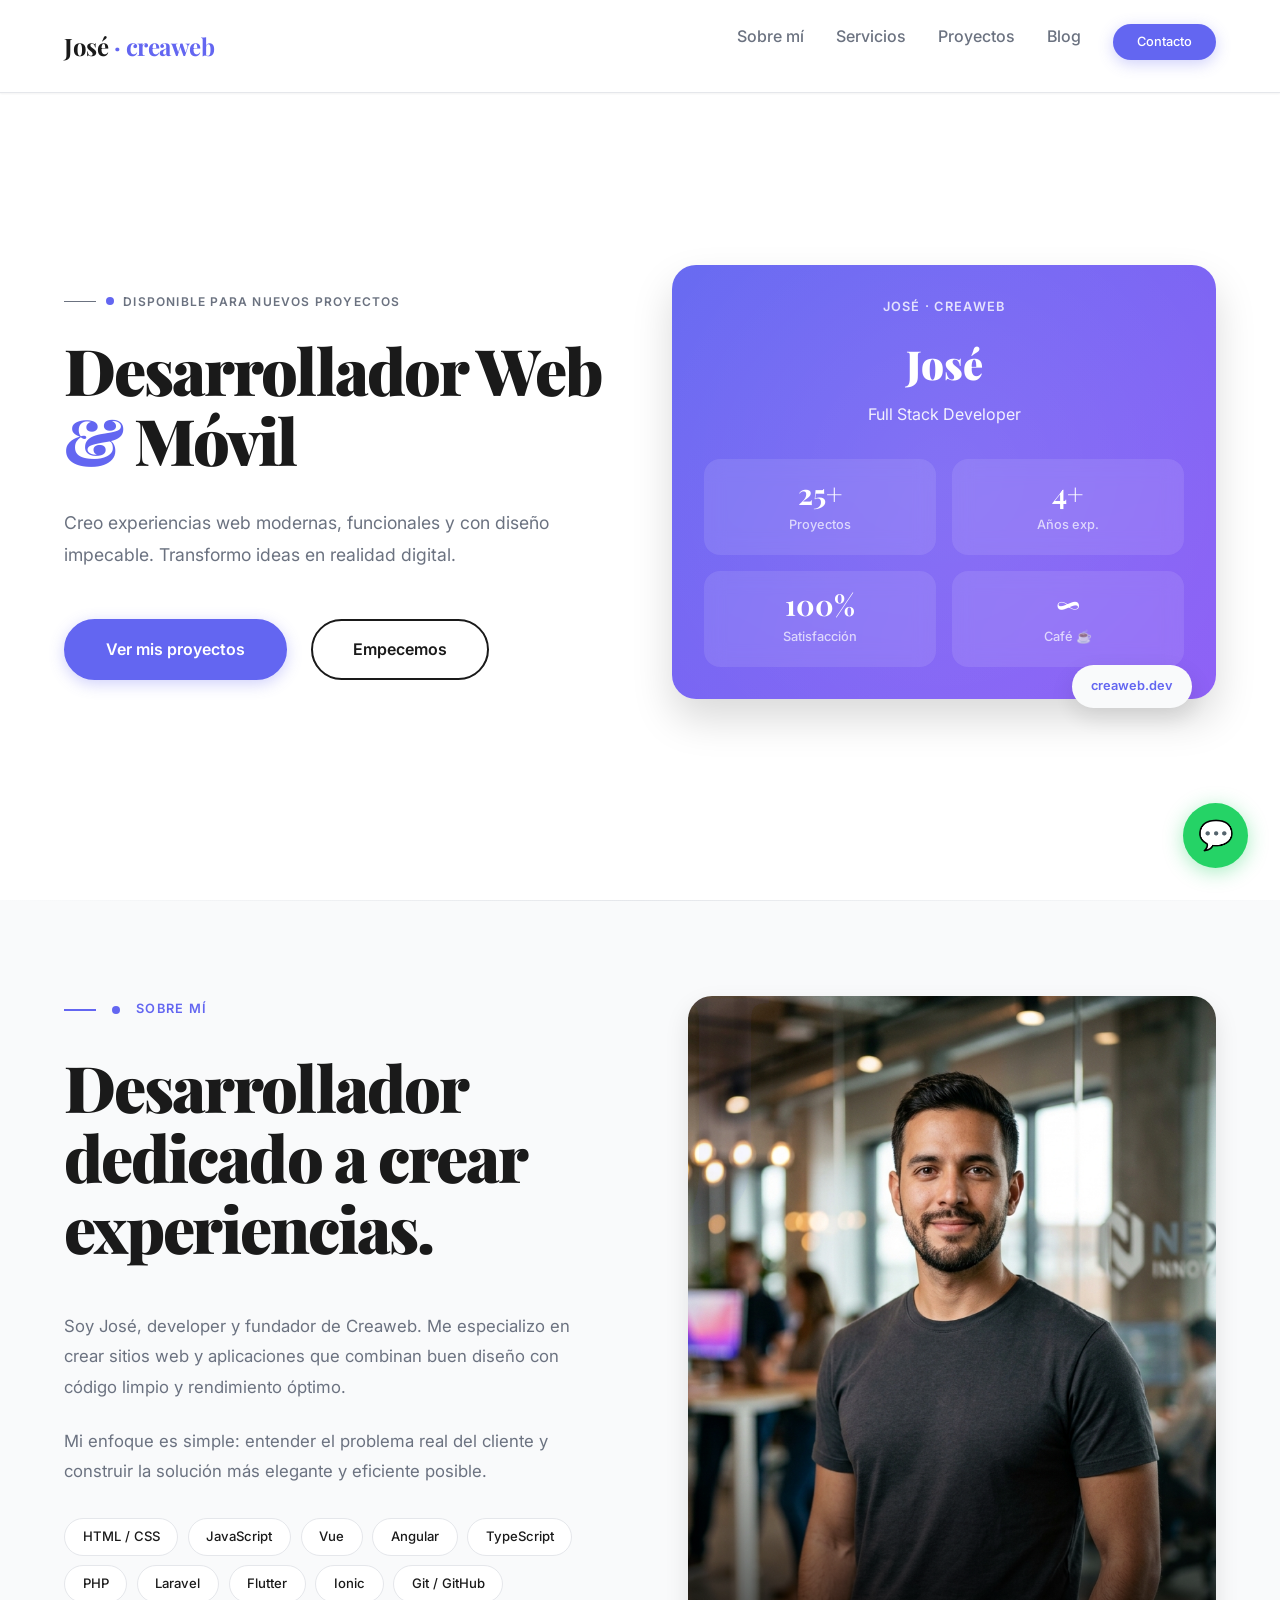
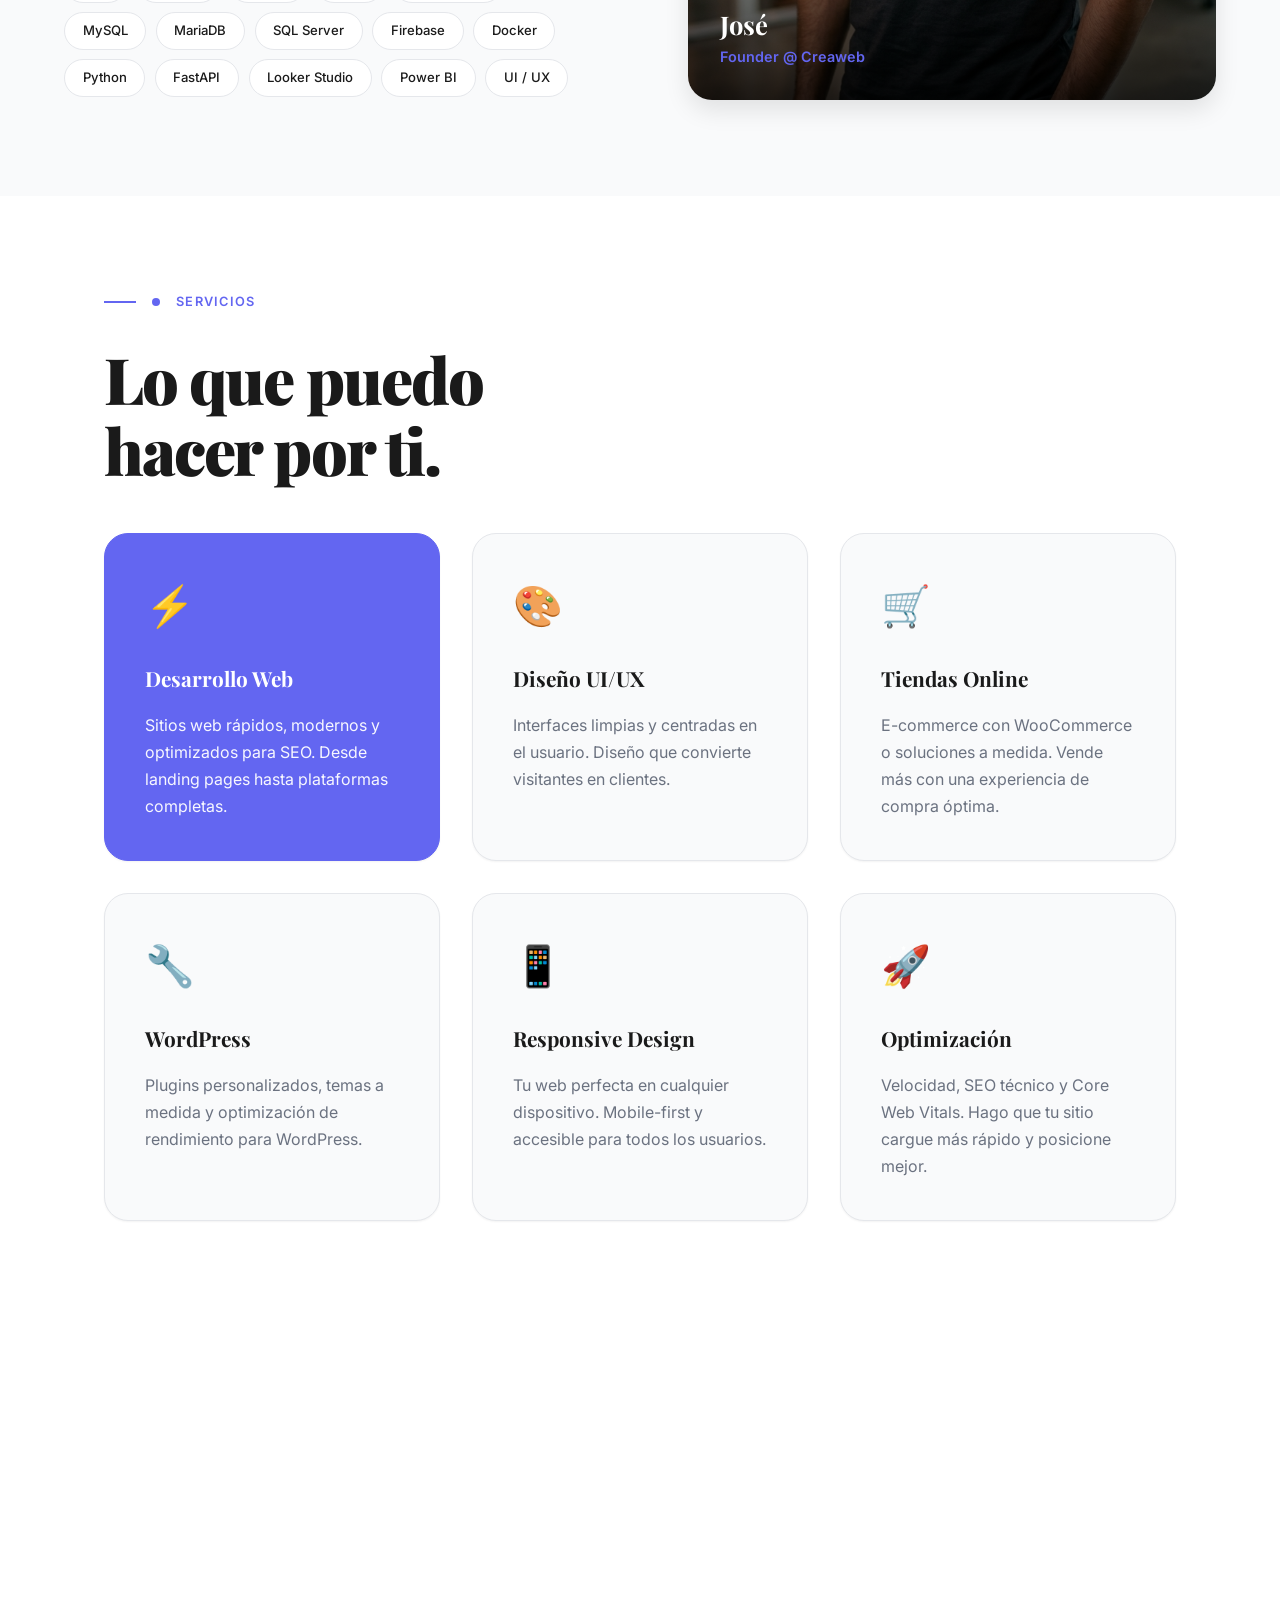
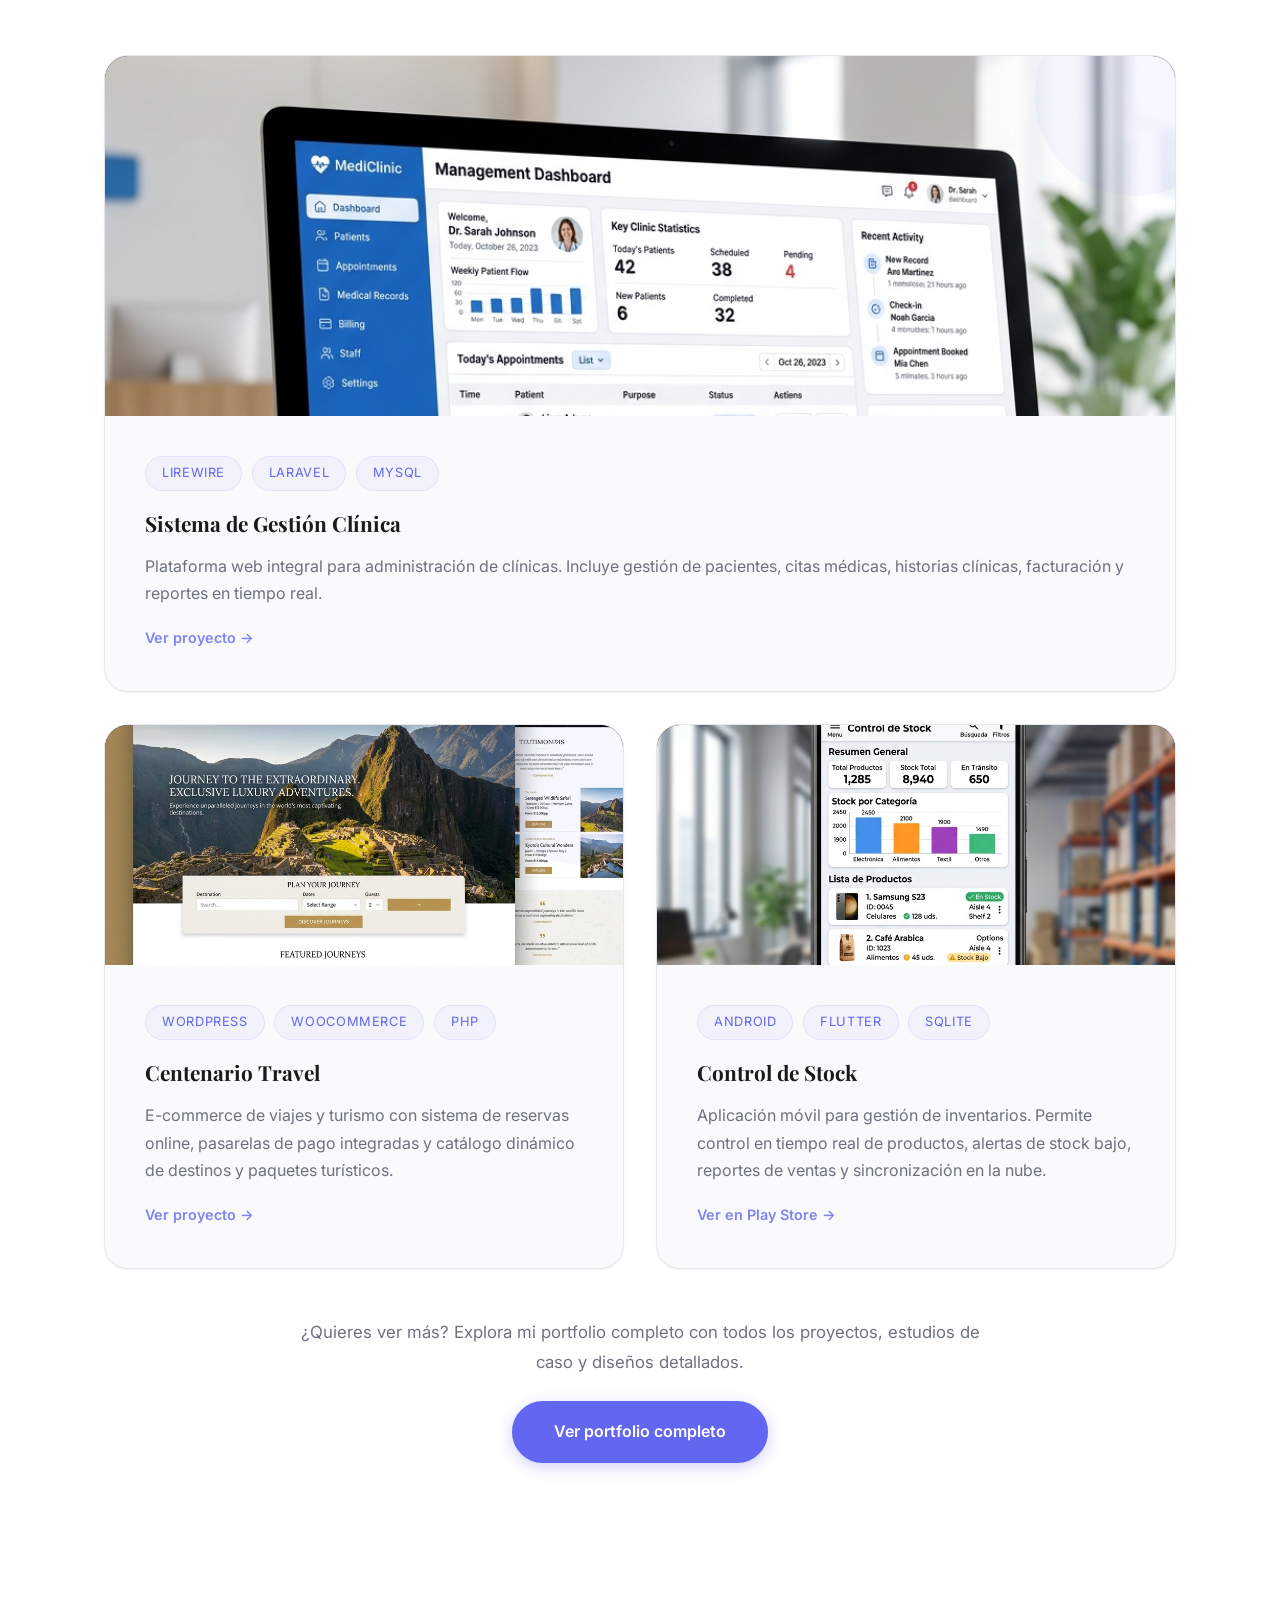
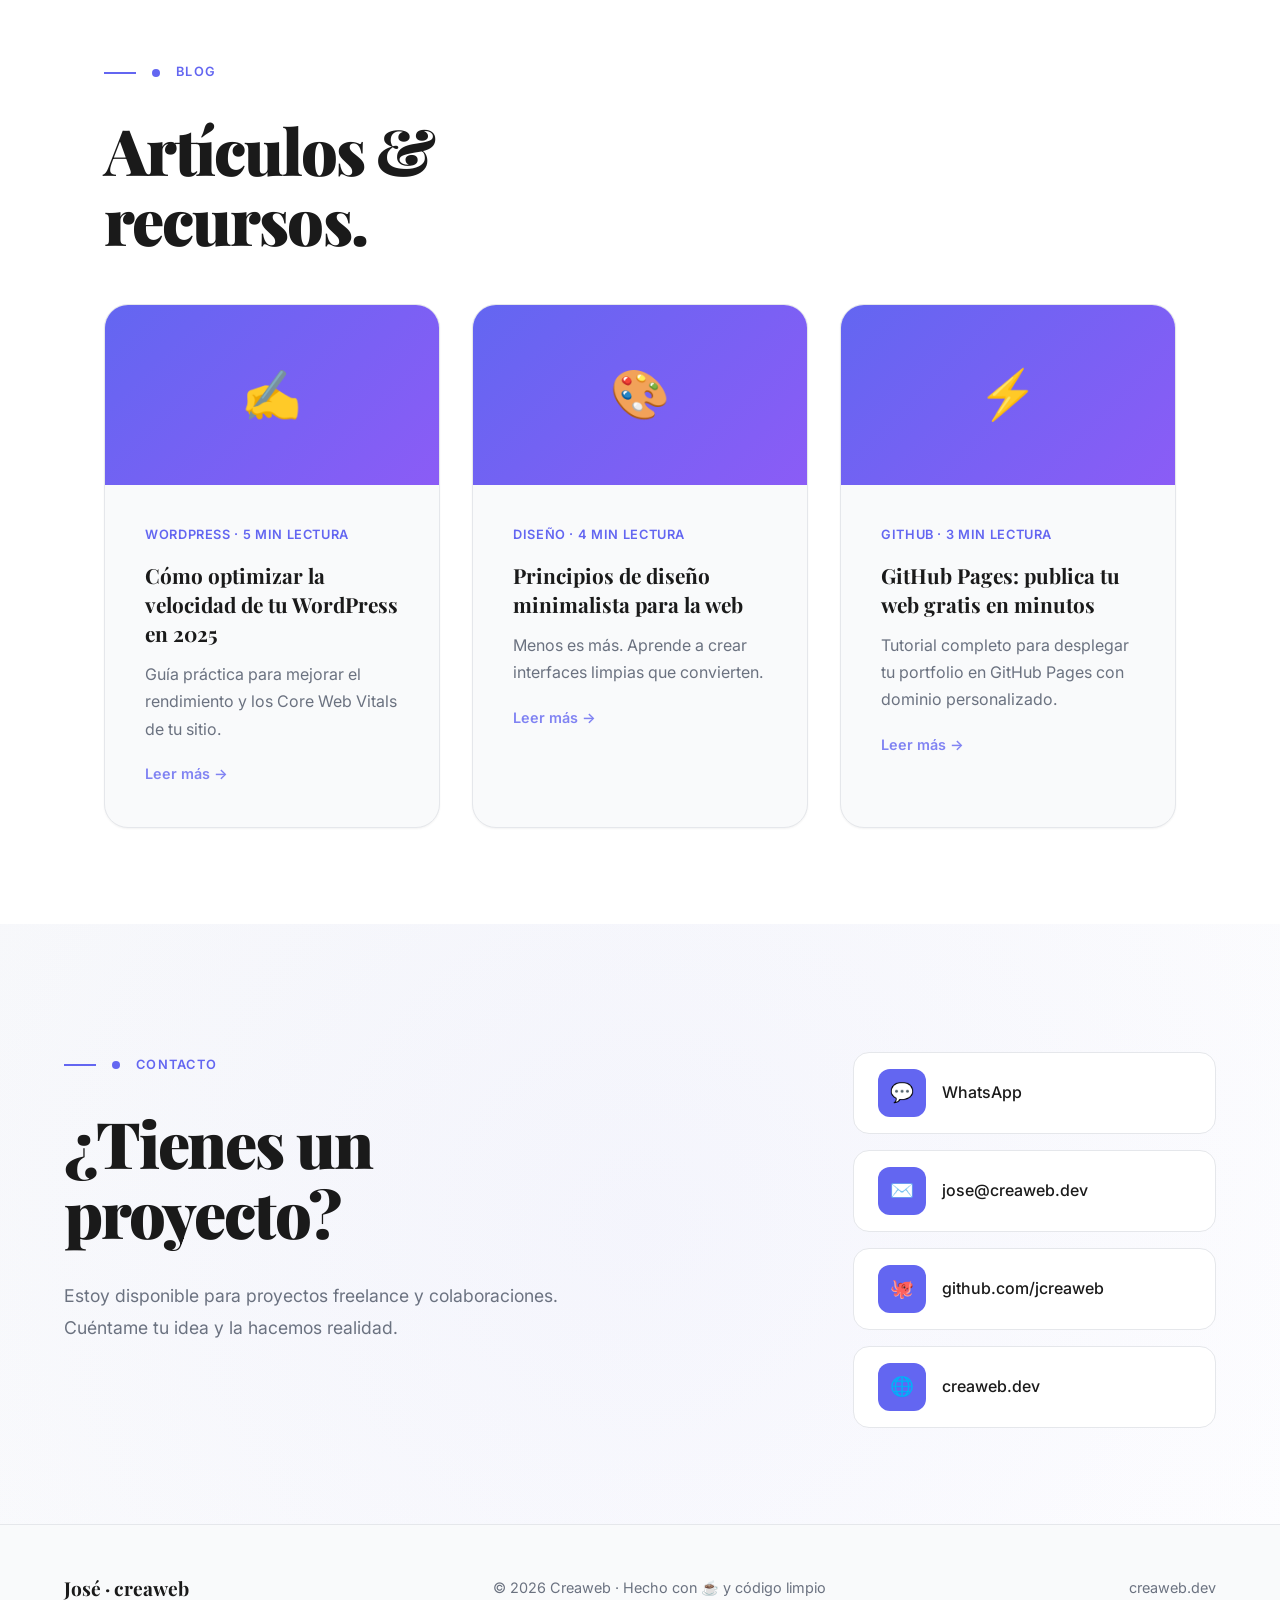
<file: index copy 2.html>
<!DOCTYPE html>
<html lang="es">
<head>
  <meta charset="UTF-8" />
  <meta name="viewport" content="width=device-width, initial-scale=1.0"/>
  <title>José · Creaweb Developer</title>
  <link rel="preconnect" href="https://fonts.googleapis.com">
  <link rel="preconnect" href="https://fonts.gstatic.com" crossorigin>
  <link href="https://fonts.googleapis.com/css2?family=Inter:wght@300;400;500;600;700&family=Playfair+Display:wght@700;900&display=swap" rel="stylesheet">
<link rel="stylesheet" href="styke.css">
</head>
<body>

  <!-- NAV -->
  <!-- FIX: eliminado <base target="_blank"> — los anchor links ahora funcionan en la misma pestaña -->
  <nav>
    <a href="#inicio" class="nav-logo" target="_self">José<span> · creaweb</span></a>
    <ul class="nav-links">
      <li><a href="#sobre-mi" target="_self">Sobre mí</a></li>
      <li><a href="#servicios" target="_self">Servicios</a></li>
      <li><a href="#proyectos" target="_self">Proyectos</a></li>
      <li><a href="#blog" target="_self">Blog</a></li>
      <li><a href="#contacto" class="nav-cta" target="_self">Contacto</a></li>
    </ul>
    <div class="menu-toggle" id="mobile-menu">
      <span></span>
      <span></span>
      <span></span>
    </div>
  </nav>

  <!-- HERO -->
  <section id="inicio">
    <div class="hero-content">
      <div class="hero-tag"><span class="dot"></span> Disponible para nuevos proyectos</div>
      <h1>Desarrollador Web<br><em>&amp;</em> Móvil<br></h1>
      <p class="hero-desc">
        Creo experiencias web modernas, funcionales y con diseño impecable. Transformo ideas en realidad digital.
      </p>
      <div class="hero-actions">
        <a href="#proyectos" class="btn-primary" target="_self">Ver mis proyectos</a>
        <a href="#contacto" class="btn-secondary" target="_self">Empecemos</a>
      </div>
    </div>

    <div class="hero-visual">
      <div class="hero-card">
        <div class="hero-card-label">José · Creaweb</div>
        <div class="hero-card-name">José</div>
        <div class="hero-card-role">Full Stack Developer</div>
        <div class="hero-stats">
          <div class="stat-item">
            <div class="stat-num">25+</div>
            <div class="stat-label">Proyectos</div>
          </div>
          <div class="stat-item">
            <div class="stat-num">4+</div>
            <div class="stat-label">Años exp.</div>
          </div>
          <div class="stat-item">
            <div class="stat-num">100%</div>
            <div class="stat-label">Satisfacción</div>
          </div>
          <div class="stat-item">
            <div class="stat-num">∞</div>
            <div class="stat-label">Café ☕</div>
          </div>
        </div>
      </div>
      <a href="https://creaweb.dev" target="_blank" rel="noopener" class="hero-badge">creaweb.dev</a>
    </div>
  </section>

  <!-- SOBRE MÍ -->
  <section id="sobre-mi">
    <div class="about-text reveal">
      <div class="section-label"><span class="dot"></span> Sobre mí</div>
      <h2>Desarrollador<br>dedicado a crear<br>experiencias.</h2>
      <p>
        Soy José, developer y fundador de Creaweb. Me especializo en crear sitios web y aplicaciones que combinan buen diseño con código limpio y rendimiento óptimo.
      </p>
      <p>
        Mi enfoque es simple: entender el problema real del cliente y construir la solución más elegante y eficiente posible.
      </p>
      <div class="skills-grid">
        <span class="skill-tag">HTML / CSS</span>
        <span class="skill-tag">JavaScript</span>
         <span class="skill-tag">Vue</span>
        <span class="skill-tag">Angular</span>
        <span class="skill-tag">TypeScript</span>
        <span class="skill-tag">PHP</span>
        <span class="skill-tag">Laravel</span>
         <span class="skill-tag">Flutter</span>
         <span class="skill-tag">Ionic</span>
        <span class="skill-tag">Git / GitHub</span>
        <span class="skill-tag">MySQL</span>
        <span class="skill-tag">MariaDB</span>
        <span class="skill-tag">SQL Server</span>
        <span class="skill-tag">Firebase</span>
        <span class="skill-tag">Docker</span>
        <span class="skill-tag">Python</span>
        <span class="skill-tag">FastAPI</span>
        <span class="skill-tag">Looker Studio</span>
        <span class="skill-tag">Power BI</span>
        <span class="skill-tag">UI / UX</span>
      </div>
    </div>
    <div class="about-image reveal reveal-delay-2">
      <div class="about-box">
        <div class="about-box-name">José</div>
        <div class="about-box-role">Founder @ Creaweb</div>
      </div>
    </div>
  </section>

  <!-- SERVICIOS -->
  <section id="servicios">
    <div class="section-label reveal"><span class="dot"></span> Servicios</div>
    <h2 class="reveal reveal-delay-1">Lo que puedo<br>hacer por ti.</h2>
    <div class="services-grid">
      <div class="service-card reveal reveal-delay-1">
        <span class="service-icon">⚡</span>
        <h3>Desarrollo Web</h3>
        <p>Sitios web rápidos, modernos y optimizados para SEO. Desde landing pages hasta plataformas completas.</p>
      </div>
      <div class="service-card reveal reveal-delay-2">
        <span class="service-icon">🎨</span>
        <h3>Diseño UI/UX</h3>
        <p>Interfaces limpias y centradas en el usuario. Diseño que convierte visitantes en clientes.</p>
      </div>
      <div class="service-card reveal reveal-delay-3">
        <span class="service-icon">🛒</span>
        <h3>Tiendas Online</h3>
        <p>E-commerce con WooCommerce o soluciones a medida. Vende más con una experiencia de compra óptima.</p>
      </div>
      <div class="service-card reveal reveal-delay-1">
        <span class="service-icon">🔧</span>
        <h3>WordPress</h3>
        <p>Plugins personalizados, temas a medida y optimización de rendimiento para WordPress.</p>
      </div>
      <div class="service-card reveal reveal-delay-2">
        <span class="service-icon">📱</span>
        <h3>Responsive Design</h3>
        <p>Tu web perfecta en cualquier dispositivo. Mobile-first y accesible para todos los usuarios.</p>
      </div>
      <div class="service-card reveal reveal-delay-3">
        <span class="service-icon">🚀</span>
        <h3>Optimización</h3>
        <p>Velocidad, SEO técnico y Core Web Vitals. Hago que tu sitio cargue más rápido y posicione mejor.</p>
      </div>
    </div>
  </section>

  <!-- PROYECTOS -->
  <!-- FIX: projects-footer movido al final del grid, no antes -->
  <section id="proyectos">
    <div class="section-label reveal"><span class="dot"></span> Proyectos</div>
    <h2 class="reveal reveal-delay-1">Trabajo<br>reciente.</h2>
    <div class="projects-grid">
      <a href="https://clinic.creaweb.dev/" class="project-card reveal reveal-delay-1" target="_blank" rel="noopener">
        <div class="project-thumb">
          <img src="images/projects/clinic-preview.png" alt="Sistema de Gestión Clínica">
          <div class="project-thumb-accent"></div>
        </div>
        <div class="project-info">
          <div class="project-tags">
            <span class="project-tag">Lirewire</span>
            <span class="project-tag">Laravel</span>
            <span class="project-tag">MySQL</span>
          </div>
          <h3>Sistema de Gestión Clínica</h3>
          <p>Plataforma web integral para administración de clínicas. Incluye gestión de pacientes, citas médicas, historias clínicas, facturación y reportes en tiempo real.</p>
          <span class="project-link">Ver proyecto →</span>
        </div>
      </a>
      <a href="https://centenariotravel.com/es/inicio/" class="project-card reveal reveal-delay-2" target="_blank" rel="noopener">
        <div class="project-thumb">
          <img src="images/projects/centenario-preview.png" alt="Centenario Travel">
          <div class="project-thumb-accent"></div>
        </div>
        <div class="project-info">
          <div class="project-tags">
            <span class="project-tag">WordPress</span>
            <span class="project-tag">WooCommerce</span>
            <span class="project-tag">PHP</span>
          </div>
          <h3>Centenario Travel</h3>
          <p>E-commerce de viajes y turismo con sistema de reservas online, pasarelas de pago integradas y catálogo dinámico de destinos y paquetes turísticos.</p>
          <span class="project-link">Ver proyecto →</span>
        </div>
      </a>
      <a href="https://play.google.com/store/apps/details?id=com.websitedinamico.control_stock" class="project-card reveal reveal-delay-3" target="_blank" rel="noopener">
        <div class="project-thumb">
          <img src="images/projects/control-stock-preview.png" alt="Control de Stock App">
          <div class="project-thumb-accent"></div>
        </div>
        <div class="project-info">
          <div class="project-tags">
            <span class="project-tag">Android</span>
            <span class="project-tag">Flutter</span>
            <span class="project-tag">SQLite</span>
          </div>
          <h3>Control de Stock</h3>
          <p>Aplicación móvil para gestión de inventarios. Permite control en tiempo real de productos, alertas de stock bajo, reportes de ventas y sincronización en la nube.</p>
          <span class="project-link">Ver en Play Store →</span>
        </div>
      </a>
    </div>
      </a>
    </div>
    <div class="projects-footer reveal">
      <p class="projects-footer-text">
        ¿Quieres ver más? Explora mi portfolio completo con todos los proyectos, estudios de caso y diseños detallados.
      </p>
      <a href="https://creaweb.dev" target="_blank" class="btn-primary projects-cta">Ver portfolio completo</a>
    </div>
  </section>

  <!-- BLOG -->
  <section id="blog">
    <div class="section-label reveal"><span class="dot"></span> Blog</div>
    <h2 class="reveal reveal-delay-1">Artículos &amp;<br>recursos.</h2>
    <div class="blog-grid">
      <a href="#" class="blog-card reveal reveal-delay-1" target="_blank" rel="noopener">
        <div class="blog-thumb">✍️</div>
        <div class="blog-info">
          <div class="blog-meta">WordPress · 5 min lectura</div>
          <h3>Cómo optimizar la velocidad de tu WordPress en 2025</h3>
          <p>Guía práctica para mejorar el rendimiento y los Core Web Vitals de tu sitio.</p>
          <span class="blog-link">Leer más →</span>
        </div>
      </a>
      <a href="#" class="blog-card reveal reveal-delay-2" target="_blank" rel="noopener">
        <div class="blog-thumb">🎨</div>
        <div class="blog-info">
          <div class="blog-meta">Diseño · 4 min lectura</div>
          <h3>Principios de diseño minimalista para la web</h3>
          <p>Menos es más. Aprende a crear interfaces limpias que convierten.</p>
          <span class="blog-link">Leer más →</span>
        </div>
      </a>
      <a href="#" class="blog-card reveal reveal-delay-3" target="_blank" rel="noopener">
        <div class="blog-thumb">⚡</div>
        <div class="blog-info">
          <div class="blog-meta">GitHub · 3 min lectura</div>
          <h3>GitHub Pages: publica tu web gratis en minutos</h3>
          <p>Tutorial completo para desplegar tu portfolio en GitHub Pages con dominio personalizado.</p>
          <span class="blog-link">Leer más →</span>
        </div>
      </a>
    </div>
  </section>

  <!-- CONTACTO -->
  <section id="contacto" class="contact-section">
    <div class="contact-container">
      <div class="contact-info reveal">
        <div class="section-label"><span class="dot"></span> Contacto</div>
        <h2>¿Tienes un<br>proyecto?</h2>
        <p>Estoy disponible para proyectos freelance y colaboraciones. Cuéntame tu idea y la hacemos realidad.</p>
      </div>


      <div class="contact-links reveal reveal-delay-2">
        <a href="https://wa.me/51925476258" class="contact-link" target="_blank" rel="noopener">
          <div class="contact-link-icon">💬</div>
          <span class="contact-link-text">WhatsApp</span>
        </a>
        <a href="mailto:jose@creaweb.dev" class="contact-link">
          <div class="contact-link-icon">✉️</div>
          <span class="contact-link-text">jose@creaweb.dev</span>
        </a>
        <a href="https://github.com/jcreaweb" class="contact-link" target="_blank" rel="noopener">
          <div class="contact-link-icon">🐙</div>
          <span class="contact-link-text">github.com/jcreaweb</span>
        </a>
        <a href="https://creaweb.dev" class="contact-link" target="_blank" rel="noopener">
          <div class="contact-link-icon">🌐</div>
          <span class="contact-link-text">creaweb.dev</span>
        </a>
      </div>
    </div>
  </section>

  <!-- FOOTER -->
  <footer>
    <a href="#inicio" class="footer-logo" target="_self">José · creaweb</a>
    <p>© 2026 Creaweb · Hecho con ☕ y código limpio</p>
    <p><a href="https://creaweb.dev" target="_blank" rel="noopener" style="color:var(--muted);text-decoration:none;">creaweb.dev</a></p>
  </footer>

  <!-- WhatsApp Floating Button -->
  <a href="https://wa.me/51925476258" class="whatsapp-float" target="_blank" rel="noopener" aria-label="Contactar por WhatsApp">
    <div class="whatsapp-icon">💬</div>
    <div class="whatsapp-text">Contactar</div>
  </a>

  <script>
    // Mobile menu toggle
    const menuToggle = document.getElementById('mobile-menu');
    const navLinks = document.querySelector('.nav-links');

    menuToggle.addEventListener('click', () => {
      navLinks.classList.toggle('active');
      menuToggle.classList.toggle('active');
    });

    document.querySelectorAll('.nav-links a').forEach(link => {
      link.addEventListener('click', () => {
        navLinks.classList.remove('active');
        menuToggle.classList.remove('active');
      });
    });

    // Scroll reveal
    const revealObserver = new IntersectionObserver((entries) => {
      entries.forEach(entry => {
        if (entry.isIntersecting) {
          entry.target.classList.add('visible');
          revealObserver.unobserve(entry.target);
        }
      });
    }, {
      threshold: 0.1,
      rootMargin: '0px 0px -60px 0px'
    });

    document.querySelectorAll('.reveal').forEach(el => revealObserver.observe(el));

    // Nav scroll effect
    const nav = document.querySelector('nav');
    window.addEventListener('scroll', () => {
      nav.classList.toggle('scrolled', window.pageYOffset > 50);
    });

    // Smooth scroll para anchor links internos
    document.querySelectorAll('a[href^="#"]').forEach(anchor => {
      anchor.addEventListener('click', function(e) {
        e.preventDefault();
        const target = document.querySelector(this.getAttribute('href'));
        if (target) {
          window.scrollTo({
            top: target.offsetTop - 80,
            behavior: 'smooth'
          });
        }
      });
    });

    // Parallax hero visual
    const heroVisual = document.querySelector('.hero-visual');
    if (heroVisual) {
      window.addEventListener('scroll', () => {
        const scrolled = window.pageYOffset;
        if (scrolled < window.innerHeight) {
          heroVisual.style.transform = `translateY(${scrolled * 0.15}px)`;
        }
      }, { passive: true });
    }
  </script>

</body>
</html>
</file>
<file: styke.css>
/* ════════════════════════════════════════════════════
   JOSE · CREAWEB — style.css
   ════════════════════════════════════════════════════ */

/* ── VARIABLES ── */
:root {
  --bg: #ffffff;
  --ink: #1a1a1a;
  --accent: #6366f1;
  --accent2: #8b5cf6;
  --muted: #6b7280;
  --card: #f9fafb;
  --border: #e5e7eb;
  --nav-bg: rgba(255, 255, 255, 0.95);
  --nav-bg-scrolled: rgba(255, 255, 255, 0.97);
  --shadow-sm: 0 1px 2px rgba(0, 0, 0, 0.05);
  --shadow-md: 0 4px 6px rgba(0, 0, 0, 0.07);
  --shadow-lg: 0 10px 25px rgba(0, 0, 0, 0.1);
  --shadow-xl: 0 20px 40px rgba(0, 0, 0, 0.15);
  --ease-out-expo: cubic-bezier(0.16, 1, 0.3, 1);
  --ease-out-back: cubic-bezier(0.34, 1.56, 0.64, 1);
}

@media (prefers-color-scheme: dark) {
  :root {
    --bg: #0f172a;
    --ink: #f8fafc;
    --muted: #94a3b8;
    --card: #1e293b;
    --border: #334155;
    --nav-bg: rgba(15, 23, 42, 0.95);
    --nav-bg-scrolled: rgba(15, 23, 42, 0.97);
  }
}

/* ── RESET ── */
*,
*::before,
*::after {
  box-sizing: border-box;
  margin: 0;
  padding: 0;
}

html {
  scroll-behavior: smooth;
}

@media (prefers-reduced-motion: reduce) {
  html {
    scroll-behavior: auto;
  }

  *,
  *::before,
  *::after {
    animation-duration: 0.01ms !important;
    animation-iteration-count: 1 !important;
    transition-duration: 0.01ms !important;
  }
}

body {
  background: var(--bg);
  color: var(--ink);
  font-family: 'Inter', sans-serif;
  font-weight: 400;
  line-height: 1.6;
  overflow-x: hidden;
  -webkit-font-smoothing: antialiased;
  -moz-osx-font-smoothing: grayscale;
}

::selection {
  background: var(--accent);
  color: white;
}

/* ── ANIMATIONS ── */
@keyframes fadeUp {
  from {
    opacity: 0;
    transform: translateY(30px);
  }

  to {
    opacity: 1;
    transform: translateY(0);
  }
}

@keyframes pulse {

  0%,
  100% {
    transform: scale(1);
    box-shadow: 0 0 0 0 rgba(99, 102, 241, 0.4);
  }

  50% {
    transform: scale(1.2);
    box-shadow: 0 0 0 12px rgba(99, 102, 241, 0);
  }
}

@keyframes rotate {
  from {
    transform: rotate(0deg);
  }

  to {
    transform: rotate(360deg);
  }
}

/* ── NAV ── */
nav {
  position: fixed;
  top: 0;
  left: 0;
  right: 0;
  z-index: 100;
  display: flex;
  justify-content: space-between;
  align-items: center;
  padding: 1.5rem 4rem;
  background: var(--nav-bg);
  backdrop-filter: blur(20px);
  border-bottom: 1px solid var(--border);
  transition: all 0.3s ease;
  box-shadow: var(--shadow-sm);
}

nav.scrolled {
  padding: 0.8rem 4rem;
  background: var(--nav-bg-scrolled);
  box-shadow: 0 4px 20px rgba(0, 0, 0, 0.1);
}

.nav-logo {
  font-family: 'Playfair Display', serif;
  font-weight: 700;
  font-size: 1.5rem;
  letter-spacing: -0.02em;
  text-decoration: none;
  color: var(--ink);
  transition: color 0.3s ease;
}

.nav-logo:hover {
  color: var(--accent);
}

.nav-logo span {
  color: var(--accent);
  font-weight: 700;
}

.nav-links {
  display: flex;
  gap: 2rem;
  list-style: none;
}

.nav-links a {
  text-decoration: none;
  color: var(--muted);
  font-weight: 500;
  transition: all 0.3s ease;
  position: relative;
}

.nav-links a::after {
  content: '';
  position: absolute;
  bottom: 0;
  left: 0;
  width: 0;
  height: 2px;
  background: var(--accent);
  transition: width 0.3s ease;
}

.nav-links a:hover {
  color: var(--ink);
}

.nav-links a:hover::after {
  width: 100%;
}

.nav-cta {
  background: var(--accent);
  color: white !important;
  padding: 0.5rem 1.5rem;
  border-radius: 2rem;
  font-weight: 500 !important;
  font-size: 0.8rem;
  transition: all 0.3s var(--ease-out-back) !important;
  box-shadow: 0 4px 15px rgba(99, 102, 241, 0.3);
  position: relative;
  overflow: hidden;
  display: inline-block;
  animation: navPulse 2s infinite;
}

@keyframes navPulse {

  0%,
  100% {
    transform: scale(1);
  }

  50% {
    transform: scale(1.05);
  }
}

.nav-cta::before {
  content: '';
  position: absolute;
  top: 0;
  left: -100%;
  width: 100%;
  height: 100%;
  background: linear-gradient(90deg, transparent, rgba(255, 255, 255, 0.3), transparent);
  transition: left 0.6s ease;
}

.nav-cta:hover {
  transform: translateY(-3px) scale(1.02);
  box-shadow: 0 8px 30px rgba(99, 102, 241, 0.5);
  background: var(--accent2) !important;
}

.nav-cta:hover::before {
  left: 100%;
}

.nav-cta:hover::after {
  display: none;
}

.nav-cta:active {
  transform: translateY(-1px) scale(0.98);
}

.menu-toggle {
  display: none;
  flex-direction: column;
  gap: 5px;
  cursor: pointer;
  z-index: 110;
  padding: 0.5rem;
  border-radius: 0.5rem;
  transition: all 0.3s ease;
}

.menu-toggle:hover {
  background: var(--card);
}

.menu-toggle span {
  width: 25px;
  height: 3px;
  background: var(--ink);
  transition: all 0.3s ease;
  border-radius: 2px;
}

.menu-toggle.active span:nth-child(1) {
  transform: translateY(8px) rotate(45deg);
}

.menu-toggle.active span:nth-child(2) {
  opacity: 0;
}

.menu-toggle.active span:nth-child(3) {
  transform: translateY(-8px) rotate(-45deg);
}

/* ── HERO ── */
#inicio {
  min-height: 100vh;
  display: grid;
  grid-template-columns: 1fr 1fr;
  padding: 8rem 4rem 4rem;
  gap: 4rem;
  align-items: center;
  position: relative;
  overflow: hidden;
}

.hero-content {
  max-width: 700px;
}

.hero-content>* {
  opacity: 0;
  animation: fadeUp 0.8s var(--ease-out-expo) forwards;
}

.hero-content>*:nth-child(1) {
  animation-delay: 0.15s;
}

.hero-content>*:nth-child(2) {
  animation-delay: 0.3s;
}

.hero-content>*:nth-child(3) {
  animation-delay: 0.45s;
}

.hero-content>*:nth-child(4) {
  animation-delay: 0.6s;
}

.hero-tag {
  display: inline-flex;
  align-items: center;
  gap: 0.6rem;
  font-size: 0.75rem;
  letter-spacing: 0.1em;
  text-transform: uppercase;
  color: var(--muted);
  margin-bottom: 1.5rem;
  font-weight: 600;
}

.hero-tag::before {
  content: '';
  display: block;
  width: 2rem;
  height: 1px;
  background: var(--muted);
  transition: width 0.5s var(--ease-out-expo);
}

.hero-tag:hover::before {
  width: 3rem;
}

.dot {
  width: 8px;
  height: 8px;
  background: var(--accent);
  border-radius: 50%;
  animation: pulse 2s ease-in-out infinite;
}

h1 {
  font-family: 'Playfair Display', serif;
  font-weight: 900;
  font-size: clamp(2.5rem, 5vw, 4rem);
  line-height: 1.1;
  letter-spacing: -0.03em;
  margin-bottom: 2rem;
  color: var(--ink);
}

h1 em {
  font-style: normal;
  color: var(--accent);
  transition: color 0.3s ease;
}

h1:hover em {
  color: var(--accent2);
}

.hero-desc {
  font-size: 1.1rem;
  color: var(--muted);
  max-width: 45ch;
  margin-bottom: 3rem;
  line-height: 1.8;
}

.hero-actions {
  display: flex;
  gap: 1.5rem;
  flex-wrap: wrap;
}

/* ── BUTTONS ── */
.btn-primary {
  background: var(--accent);
  color: white;
  padding: 1rem 2.5rem;
  border-radius: 2.5rem;
  text-decoration: none;
  font-family: 'Inter', sans-serif;
  font-weight: 600;
  font-size: 1rem;
  transition: all 0.3s var(--ease-out-back);
  box-shadow: 0 4px 15px rgba(99, 102, 241, 0.3);
  position: relative;
  overflow: hidden;
  display: inline-block;
  border: 2px solid var(--accent);
}

.btn-primary::before {
  content: '';
  position: absolute;
  top: 0;
  left: -100%;
  width: 100%;
  height: 100%;
  background: linear-gradient(90deg, transparent, rgba(255, 255, 255, 0.3), transparent);
  transition: left 0.6s ease;
}

.btn-primary:hover {
  transform: translateY(-3px) scale(1.02);
  box-shadow: 0 8px 30px rgba(99, 102, 241, 0.5);
  background: var(--accent2);
  border-color: var(--accent2);
}

.btn-primary:hover::before {
  left: 100%;
}

.btn-primary:active {
  transform: translateY(-1px) scale(0.98);
}

.btn-secondary {
  background: transparent;
  color: var(--ink);
  padding: 1rem 2.5rem;
  border-radius: 2.5rem;
  text-decoration: none;
  font-family: 'Inter', sans-serif;
  font-weight: 600;
  font-size: 1rem;
  border: 2px solid var(--ink);
  transition: all 0.3s var(--ease-out-back);
  position: relative;
  overflow: hidden;
  display: inline-block;
  cursor: pointer;
}

.btn-secondary::before {
  content: '';
  position: absolute;
  top: 0;
  left: -100%;
  width: 100%;
  height: 100%;
  background: linear-gradient(90deg, transparent, rgba(99, 102, 241, 0.15), transparent);
  transition: left 0.6s ease;
}

.btn-secondary:hover {
  background: var(--ink);
  color: white;
  transform: translateY(-3px);
  box-shadow: 0 8px 25px rgba(0, 0, 0, 0.15);
}

.btn-secondary:hover::before {
  left: 100%;
}

.btn-secondary:active {
  transform: translateY(-1px);
}

/* ── HERO VISUAL ── */
.hero-visual {
  position: relative;
  height: 500px;
  display: flex;
  align-items: center;
  justify-content: center;
  opacity: 0;
  animation: fadeUp 1s var(--ease-out-expo) 0.3s forwards;
}

.hero-card {
  background: linear-gradient(135deg, var(--accent), var(--accent2));
  color: white;
  border-radius: 1.5rem;
  padding: 2rem;
  width: 100%;
  height: auto;
  display: flex;
  flex-direction: column;
  justify-content: center;
  align-items: center;
  text-align: center;
  box-shadow: var(--shadow-xl);
  position: relative;
  overflow: hidden;
}

.hero-card::before {
  content: '';
  position: absolute;
  top: -50%;
  right: -50%;
  width: 200%;
  height: 200%;
  background: radial-gradient(circle, rgba(255, 255, 255, 0.1) 0%, transparent 70%);
  animation: rotate 20s linear infinite;
}

.hero-card-label {
  font-size: 0.8rem;
  letter-spacing: 0.1em;
  text-transform: uppercase;
  color: rgba(255, 255, 255, 0.8);
  margin-bottom: 1.5rem;
  font-weight: 600;
  position: relative;
  z-index: 1;
}

.hero-card-name {
  font-family: 'Playfair Display', serif;
  font-weight: 900;
  font-size: 2.5rem;
  line-height: 1.1;
  margin-bottom: 1rem;
  position: relative;
  z-index: 1;
}

.hero-card-role {
  font-size: 1rem;
  margin-bottom: 2rem;
  opacity: 0.9;
  position: relative;
  z-index: 1;
}

.hero-stats {
  display: grid;
  grid-template-columns: 1fr 1fr;
  gap: 1rem;
  width: 100%;
  position: relative;
  z-index: 1;
}

.stat-item {
  background: rgba(255, 255, 255, 0.1);
  border-radius: 1rem;
  padding: 1.2rem;
  backdrop-filter: blur(10px);
  transition: all 0.4s var(--ease-out-back);
  cursor: pointer;
}

.stat-item:hover {
  transform: translateY(-6px) scale(1.02);
  background: rgba(255, 255, 255, 0.15);
  box-shadow: 0 10px 30px rgba(0, 0, 0, 0.1);
}

.stat-num {
  font-family: 'Playfair Display', serif;
  font-weight: 700;
  font-size: 1.8rem;
  color: white;
  line-height: 1;
  transition: transform 0.4s var(--ease-out-back);
}

.stat-item:hover .stat-num {
  transform: scale(1.15) rotate(-3deg);
}

.stat-label {
  font-size: 0.8rem;
  color: rgba(255, 255, 255, 0.7);
  margin-top: 0.5rem;
  font-weight: 500;
}

.stat-item:hover .stat-label {
  color: white;
}

.hero-badge {
  position: absolute;
  bottom: 1.5rem;
  right: 1.5rem;
  background: var(--card);
  color: var(--accent);
  border-radius: 2rem;
  padding: 0.7rem 1.2rem;
  font-weight: 600;
  font-size: 0.8rem;
  box-shadow: var(--shadow-lg);
  transition: all 0.4s var(--ease-out-back);
  z-index: 10;
  text-decoration: none;
}

.hero-badge:hover {
  transform: translateY(-4px) scale(1.02);
  box-shadow: 0 12px 40px rgba(99, 102, 241, 0.2);
  color: var(--accent2);
}

.hero-badge:active {
  transform: translateY(-2px);
}

/* ── SECTIONS COMMON ── */
section {
  padding: 6rem 4rem;
}

.section-label {
  font-size: 0.8rem;
  letter-spacing: 0.1em;
  text-transform: uppercase;
  color: var(--accent);
  margin-bottom: 2rem;
  font-weight: 600;
  display: flex;
  align-items: center;
  gap: 1rem;
  cursor: pointer;
}

.section-label::before {
  content: '';
  display: block;
  width: 2rem;
  height: 2px;
  background: var(--accent);
  transition: width 0.4s var(--ease-out-back);
}

.section-label:hover::before {
  width: 3.5rem;
}

.section-label:hover {
  transform: translateX(4px);
}

h2 {
  font-family: 'Playfair Display', serif;
  font-weight: 900;
  font-size: clamp(2.5rem, 5vw, 4rem);
  letter-spacing: -0.03em;
  line-height: 1.1;
  margin-bottom: 3rem;
  color: var(--ink);
}

/* ── SCROLL REVEAL ── */
.reveal {
  opacity: 0;
  transform: translateY(40px);
  transition: opacity 0.8s var(--ease-out-expo), transform 0.8s var(--ease-out-expo);
}

.reveal.visible {
  opacity: 1;
  transform: translateY(0);
}

.reveal-delay-1 {
  transition-delay: 0.1s;
}

.reveal-delay-2 {
  transition-delay: 0.2s;
}

.reveal-delay-3 {
  transition-delay: 0.3s;
}

.reveal-delay-4 {
  transition-delay: 0.4s;
}

/* ── ABOUT ── */
#sobre-mi {
  background: var(--card);
  display: grid;
  grid-template-columns: 1fr 1fr;
  gap: 6rem;
  align-items: center;
  position: relative;
}

#sobre-mi::before {
  content: '';
  position: absolute;
  top: 0;
  left: 0;
  right: 0;
  height: 1px;
  background: linear-gradient(90deg, transparent, var(--border), transparent);
}

.about-text p {
  color: var(--muted);
  margin-bottom: 1.5rem;
  font-size: 1.05rem;
  line-height: 1.8;
}

.skills-grid {
  display: flex;
  flex-wrap: wrap;
  gap: 0.6rem;
  margin-top: 2rem;
}

.skill-tag {
  background: var(--bg);
  border: 1.5px solid var(--border);
  padding: 0.45rem 1.1rem;
  border-radius: 2rem;
  font-size: 0.82rem;
  color: var(--ink);
  font-weight: 500;
  transition: all 0.3s var(--ease-out-expo);
  cursor: default;
}

.skill-tag:hover {
  border-color: var(--accent);
  background: var(--accent);
  color: white;
  transform: translateY(-2px);
  box-shadow: 0 4px 15px rgba(99, 102, 241, 0.25);
}

.about-image {
  position: relative;
}

.about-box {
  background: linear-gradient(to top, rgba(0, 0, 0, 0.8) 0%, transparent 40%), url('images/about-jose.png') center/cover no-repeat;
  border-radius: 1.5rem;
  aspect-ratio: 3/4;
  display: flex;
  flex-direction: column;
  justify-content: flex-end;
  padding: 2rem;
  overflow: hidden;
  position: relative;
  transition: transform 0.6s var(--ease-out-expo), box-shadow 0.6s;
  box-shadow: var(--shadow-lg);
  cursor: pointer;
}

.about-box:hover {
  transform: translateY(-8px) rotate(1deg);
  box-shadow: var(--shadow-xl);
}

.about-box::after {
  content: 'J';
  position: absolute;
  top: -0.2em;
  left: -0.05em;
  font-family: 'Playfair Display', serif;
  font-weight: 900;
  font-size: 16rem;
  color: rgba(99, 102, 241, 0.06);
  line-height: 1;
  pointer-events: none;
  transition: color 0.5s;
}

.about-box:hover::after {
  color: rgba(99, 102, 241, 0.1);
}

.about-box-name {
  font-family: 'Playfair Display', serif;
  font-weight: 700;
  font-size: 1.6rem;
  color: white;
  position: relative;
  z-index: 1;
}

.about-box-role {
  color: var(--accent);
  font-size: 0.9rem;
  font-weight: 600;
  position: relative;
  z-index: 1;
}

/* ── SERVICES ── */
#servicios {
  max-width: 1200px;
  margin: 0 auto;
}

.services-grid {
  display: grid;
  grid-template-columns: repeat(3, 1fr);
  gap: 2rem;
}

.service-card {
  background: var(--card);
  border-radius: 1.5rem;
  padding: 2.5rem;
  border: 1px solid var(--border);
  transition: all 0.4s var(--ease-out-back);
  position: relative;
  overflow: hidden;
  cursor: pointer;
  box-shadow: var(--shadow-sm);
}

.service-card::before {
  content: '';
  position: absolute;
  top: 0;
  left: 0;
  right: 0;
  height: 4px;
  background: linear-gradient(90deg, var(--accent), var(--accent2));
  transform: scaleX(0);
  transform-origin: left;
  transition: transform 0.4s var(--ease-out-back);
}

.service-card:hover {
  transform: translateY(-8px) scale(1.01);
  box-shadow: 0 15px 40px rgba(0, 0, 0, 0.12);
  border-color: var(--accent);
}

.service-card:hover::before {
  transform: scaleX(1);
}

.service-card:first-child {
  background: var(--accent);
  color: white;
  border-color: var(--accent);
}

.service-card:first-child::before {
  background: linear-gradient(90deg, white, rgba(255, 255, 255, 0.5));
}

.service-icon {
  font-size: 2.5rem;
  margin-bottom: 1.5rem;
  display: block;
  transition: all 0.4s var(--ease-out-back);
}

.service-card:hover .service-icon {
  transform: scale(1.15) rotate(-8deg);
}

.service-card h3 {
  font-family: 'Playfair Display', serif;
  font-weight: 700;
  font-size: 1.3rem;
  margin-bottom: 1rem;
  color: var(--ink);
}

.service-card p {
  font-size: 1rem;
  color: var(--muted);
  line-height: 1.7;
}

.service-card:first-child p {
  color: rgba(255, 255, 255, 0.95);
}

.service-card:first-child h3 {
  color: white;
}

.service-card:active {
  transform: translateY(-6px);
}

/* ── PROJECTS ── */
#proyectos {
  background: var(--bg);
  color: var(--ink);
  position: relative;
  overflow: hidden;
  padding: 6rem 4rem;
  max-width: 1200px;
  margin: 0 auto;
}

#proyectos::before {
  content: '';
  position: absolute;
  top: -30%;
  right: -10%;
  width: 500px;
  height: 500px;
  background: radial-gradient(circle, rgba(99, 102, 241, 0.05) 0%, transparent 70%);
  pointer-events: none;
}

#proyectos h2 {
  color: var(--ink);
}

#proyectos .section-label {
  color: var(--muted);
}

#proyectos .section-label::before {
  background: var(--muted);
}

.projects-grid {
  display: grid;
  grid-template-columns: repeat(2, 1fr);
  gap: 2rem;
}

.projects-footer {
  text-align: center;
  margin-top: 3rem;
  max-width: 700px;
  margin-left: auto;
  margin-right: auto;
}

.projects-footer-text {
  color: var(--muted);
  font-size: 1.05rem;
  line-height: 1.8;
  margin-bottom: 1.5rem;
}

.projects-cta {
  display: inline-block;
  min-width: 220px;
  text-align: center;
}

.project-card {
  border-radius: 1.5rem;
  overflow: hidden;
  border: 1px solid var(--border);
  background: var(--card);
  transition: all 0.4s var(--ease-out-back);
  text-decoration: none;
  color: inherit;
  display: block;
  position: relative;
  box-shadow: var(--shadow-sm);
}

.project-card::after {
  content: '';
  position: absolute;
  inset: 0;
  border-radius: 1.5rem;
  border: 1px solid transparent;
  transition: border-color 0.4s var(--ease-out-back);
  pointer-events: none;
  z-index: 2;
}

.project-card:hover {
  transform: translateY(-8px) scale(1.01);
  box-shadow: 0 15px 40px rgba(0, 0, 0, 0.12);
  border-color: var(--accent);
}

.project-card:hover::after {
  border-color: var(--accent);
}

.project-card:active {
  transform: translateY(-6px);
}

/* Primer card ocupa el ancho completo */
.project-card:first-child {
  grid-column: 1 / -1;
}

/* ── PROJECT THUMBNAIL ── */
.project-thumb {
  height: 240px;
  background: #0d1117;
  /* fondo oscuro para mockups con espacio blanco */
  display: flex;
  align-items: center;
  justify-content: center;
  position: relative;
  overflow: hidden;
  transition: transform 0.4s var(--ease-out-back);
}

/* El primer card (span completo) tiene thumb más alto */
.project-card:first-child .project-thumb {
  height: 360px;
}

.project-card:hover .project-thumb {
  transform: scale(1.02);
}

/* ── FIX IMAGEN: muestra la pantalla del mockup, no el borde del laptop ── */
.project-thumb img {
  width: 100%;
  height: 100%;
  object-fit: cover;
  /* Ajusta el punto focal hacia la pantalla del laptop
     (el mockup tiene bastante espacio blanco arriba y abajo) */
  object-position: center 28%;
  transition: transform 0.5s var(--ease-out-expo);
  display: block;
}

.project-card:hover .project-thumb img {
  transform: scale(1.05);
}

/* El acento decorativo sobre la imagen */
.project-thumb-accent {
  position: absolute;
  width: 200px;
  height: 200px;
  background: var(--accent);
  border-radius: 50%;
  opacity: 0.05;
  top: -60px;
  right: -60px;
  pointer-events: none;
  transition: all 0.4s var(--ease-out-back);
  z-index: 1;
}

.project-card:hover .project-thumb-accent {
  opacity: 0.1;
  transform: scale(1.2);
}

/* ── PROJECT INFO ── */
.project-info {
  padding: 2.5rem;
  position: relative;
  z-index: 3;
}

.project-tags {
  display: flex;
  gap: 0.6rem;
  flex-wrap: wrap;
  margin-bottom: 1rem;
}

.project-tag {
  font-size: 0.8rem;
  letter-spacing: 0.05em;
  text-transform: uppercase;
  color: var(--accent);
  background: rgba(99, 102, 241, 0.05);
  padding: 0.4rem 1rem;
  border-radius: 1.5rem;
  border: 1px solid rgba(99, 102, 241, 0.1);
  transition: all 0.3s var(--ease-out-back);
}

.project-card:hover .project-tag {
  background: rgba(99, 102, 241, 0.1);
  border-color: var(--accent);
  transform: translateY(-2px);
}

.project-info h3 {
  font-family: 'Playfair Display', serif;
  font-weight: 700;
  font-size: 1.3rem;
  margin-bottom: 0.8rem;
  transition: color 0.3s ease;
}

.project-card:hover .project-info h3 {
  color: var(--accent);
}

.project-info p {
  font-size: 1rem;
  color: var(--muted);
  line-height: 1.7;
}

.project-link {
  display: inline-flex;
  align-items: center;
  gap: 0.6rem;
  margin-top: 1.2rem;
  font-size: 0.9rem;
  color: var(--accent);
  text-decoration: none;
  font-weight: 600;
  transition: all 0.3s var(--ease-out-back);
  opacity: 0.8;
}

.project-card:hover .project-link {
  gap: 1rem;
  opacity: 1;
}

/* ── BLOG ── */
#blog {
  max-width: 1200px;
  margin: 0 auto;
}

.blog-grid {
  display: grid;
  grid-template-columns: repeat(3, 1fr);
  gap: 2rem;
}

.blog-card {
  border-radius: 1.5rem;
  overflow: hidden;
  border: 1px solid var(--border);
  background: var(--card);
  transition: all 0.4s var(--ease-out-back);
  text-decoration: none;
  color: inherit;
  display: block;
  box-shadow: var(--shadow-sm);
  cursor: pointer;
}

.blog-card:hover {
  transform: translateY(-8px) scale(1.01);
  box-shadow: 0 15px 40px rgba(0, 0, 0, 0.12);
  border-color: var(--accent);
}

.blog-card:active {
  transform: translateY(-6px);
}

.blog-thumb {
  height: 180px;
  background: linear-gradient(135deg, var(--accent), var(--accent2));
  display: flex;
  align-items: center;
  justify-content: center;
  font-size: 3rem;
  transition: all 0.4s var(--ease-out-back);
  overflow: hidden;
}

.blog-card:hover .blog-thumb {
  transform: scale(1.15);
}

.blog-info {
  padding: 2.5rem;
}

.blog-meta {
  font-size: 0.8rem;
  letter-spacing: 0.05em;
  text-transform: uppercase;
  color: var(--accent);
  margin-bottom: 1rem;
  font-weight: 600;
}

.blog-info h3 {
  font-family: 'Playfair Display', serif;
  font-weight: 700;
  font-size: 1.3rem;
  margin-bottom: 0.8rem;
  line-height: 1.4;
  transition: color 0.3s ease;
}

.blog-card:hover .blog-info h3 {
  color: var(--accent);
}

.blog-info p {
  font-size: 1rem;
  color: var(--muted);
  line-height: 1.7;
}

.blog-link {
  display: inline-flex;
  align-items: center;
  gap: 0.6rem;
  margin-top: 1.2rem;
  font-size: 0.9rem;
  color: var(--accent);
  text-decoration: none;
  font-weight: 600;
  transition: all 0.3s var(--ease-out-back);
  cursor: pointer;
  opacity: 0.8;
}

.blog-card:hover .blog-link {
  gap: 1rem;
  opacity: 1;
}

/* ── CONTACT ── */
.contact-section {
  background: linear-gradient(135deg, var(--card), var(--bg));
  /* padding: 8rem 4rem; */
  position: relative;
  overflow: hidden;
}

.contact-section::before {
  content: '';
  position: absolute;
  top: -50%;
  right: -50%;
  width: 200%;
  height: 200%;
  background: radial-gradient(circle, rgba(99, 102, 241, 0.05) 0%, transparent 70%);
  animation: rotate 20s linear infinite;
  pointer-events: none;
}

.contact-container {
  max-width: 1200px;
  margin: 0 auto;
  display: grid;
  grid-template-columns: 1fr 0.5fr;
  gap: 4rem;
  align-items: center;
}

.contact-info {
  max-width: 500px;
  position: relative;
}

.contact-info h2 {
  margin-bottom: 2rem;
}

.contact-info p {
  color: var(--muted);
  font-size: 1.1rem;
  line-height: 1.8;
  margin-bottom: 3rem;
  max-width: 600px;
}

.contact-links {
  display: flex;
  flex-direction: column;
  gap: 1rem;
  align-items: flex-start;
  width: 100%;
  max-width: 400px;
  margin-top: 2rem;
}

.contact-link {
  display: flex;
  align-items: center;
  gap: 1rem;
  text-decoration: none;
  color: var(--ink);
  font-size: 1rem;
  transition: all 0.4s var(--ease-out-back);
  padding: 1rem 1.5rem;
  border-radius: 1rem;
  background: var(--bg);
  border: 1px solid var(--border);
  cursor: pointer;
  width: 100%;
}

.contact-link:hover {
  background: var(--accent);
  color: white;
  transform: translateX(8px);
  border-color: var(--accent);
  box-shadow: 0 8px 25px rgba(99, 102, 241, 0.3);
}

.contact-link:hover .contact-link-icon {
  background: white;
  color: var(--accent);
  transform: scale(1.1) rotate(8deg);
}

.contact-link-icon {
  width: 3rem;
  height: 3rem;
  background: var(--accent);
  color: white;
  border-radius: 0.75rem;
  display: flex;
  align-items: center;
  justify-content: center;
  font-size: 1.2rem;
  flex-shrink: 0;
  transition: all 0.4s var(--ease-out-back);
}

.contact-link-text {
  font-weight: 500;
  transition: color 0.3s ease;
}

.contact-link:hover .contact-link-text {
  color: white;
}

/* ── FOOTER ── */
footer {
  padding: 3rem 4rem;
  border-top: 1px solid var(--border);
  display: flex;
  justify-content: space-between;
  align-items: center;
  background: var(--card);
}

footer p {
  font-size: 0.9rem;
  color: var(--muted);
}

.footer-logo {
  font-family: 'Playfair Display', serif;
  font-weight: 700;
  font-size: 1.2rem;
  color: var(--ink);
  text-decoration: none;
  transition: all 0.3s var(--ease-out-back);
}

.footer-logo:hover {
  color: var(--accent);
  transform: scale(1.02);
}

/* ── WHATSAPP FLOAT ── */
.whatsapp-float {
  position: fixed;
  bottom: 2rem;
  right: 2rem;
  background: #25D366;
  color: white;
  width: 65px;
  height: 65px;
  border-radius: 50%;
  display: flex;
  align-items: center;
  justify-content: center;
  text-decoration: none;
  box-shadow: 0 4px 20px rgba(37, 211, 102, 0.4);
  transition: all 0.4s var(--ease-out-back);
  z-index: 1000;
  font-size: 1.8rem;
  cursor: pointer;
}

.whatsapp-float:hover {
  transform: scale(1.15) translateY(-5px);
  box-shadow: 0 8px 35px rgba(37, 211, 102, 0.6);
  background: #1ebe5d;
}

.whatsapp-float:active {
  transform: scale(1.05);
}

.whatsapp-text {
  position: absolute;
  right: 80px;
  background: var(--ink);
  color: white;
  padding: 0.8rem 1.5rem;
  border-radius: 2rem;
  font-size: 0.9rem;
  font-weight: 600;
  white-space: nowrap;
  opacity: 0;
  transform: translateX(10px);
  transition: all 0.3s ease;
  pointer-events: none;
  box-shadow: var(--shadow-lg);
}

.whatsapp-float:hover .whatsapp-text {
  opacity: 1;
  transform: translateX(0);
}

/* ════════════════════════════════════════════════════
   RESPONSIVE
   ════════════════════════════════════════════════════ */
@media (max-width: 900px) {
  .menu-toggle {
    display: flex;
  }

  nav {
    padding: 1rem 2rem;
  }

  nav.scrolled {
    padding: 0.8rem 2rem;
  }

  .nav-links {
    position: fixed;
    top: 0;
    right: -100%;
    width: 80%;
    height: 100vh;
    background: var(--bg);
    flex-direction: column;
    justify-content: center;
    align-items: center;
    transition: 0.4s var(--ease-out-expo);
    box-shadow: -10px 0 30px rgba(0, 0, 0, 0.1);
    z-index: 105;
    gap: 2rem;
  }

  .nav-links.active {
    right: 0;
  }

  #inicio {
    grid-template-columns: 1fr;
    padding: 7rem 2rem 3rem;
    gap: 3rem;
  }

  .hero-visual {
    height: 350px;
  }

  .hero-card {
    width: 100%;
    padding: 1.5rem;
  }

  #sobre-mi {
    grid-template-columns: 1fr;
    gap: 4rem;
    padding: 5rem 2rem;
  }

  .services-grid,
  .blog-grid {
    grid-template-columns: 1fr;
    gap: 1.5rem;
  }

  /* En móvil todos los project-cards en 1 columna */
  .projects-grid {
    grid-template-columns: 1fr;
    gap: 1.5rem;
  }

  .project-card:first-child {
    grid-column: auto;
  }

  /* Thumbnail altura uniforme en móvil */
  .project-card:first-child .project-thumb {
    height: 220px;
  }

  .contact-container {
    grid-template-columns: 1fr;
    gap: 3rem;
  }

  .contact-links {
    align-items: center;
    max-width: 400px;
    margin: 0 auto;
  }

  section {
    padding: 5rem 2rem;
  }

  #proyectos {
    padding: 5rem 2rem;
  }

  footer {
    flex-direction: column;
    gap: 1rem;
    text-align: center;
    padding: 2rem;
  }

  .whatsapp-float {
    bottom: 1.5rem;
    right: 1.5rem;
    width: 52px;
    height: 52px;
    font-size: 1.3rem;
  }
}

@media (max-width: 600px) {
  h1 {
    font-size: clamp(2rem, 12vw, 3rem);
  }

  h2 {
    font-size: clamp(1.5rem, 10vw, 2rem);
  }

  .hero-actions {
    flex-direction: column;
    width: 100%;
    gap: 1rem;
  }

  .btn-primary,
  .btn-secondary {
    width: 100%;
    text-align: center;
    padding: 0.9rem 2rem;
  }

  .nav-links {
    gap: 1rem;
    font-size: 0.8rem;
  }

  .section-label {
    font-size: 0.7rem;
  }

  .contact-links {
    gap: 0.75rem;
  }

  .whatsapp-text {
    display: none;
  }

  .projects-footer {
    margin-top: 2rem;
  }

  .projects-footer-text {
    font-size: 1rem;
  }

  .hero-card-name {
    font-size: 2rem;
  }

  .hero-card-role {
    font-size: 0.9rem;
    margin-bottom: 1.5rem;
  }

  .hero-badge {
    bottom: 1rem;
    right: 1rem;
    padding: 0.6rem 1rem;
    font-size: 0.7rem;
  }
}
</file>
